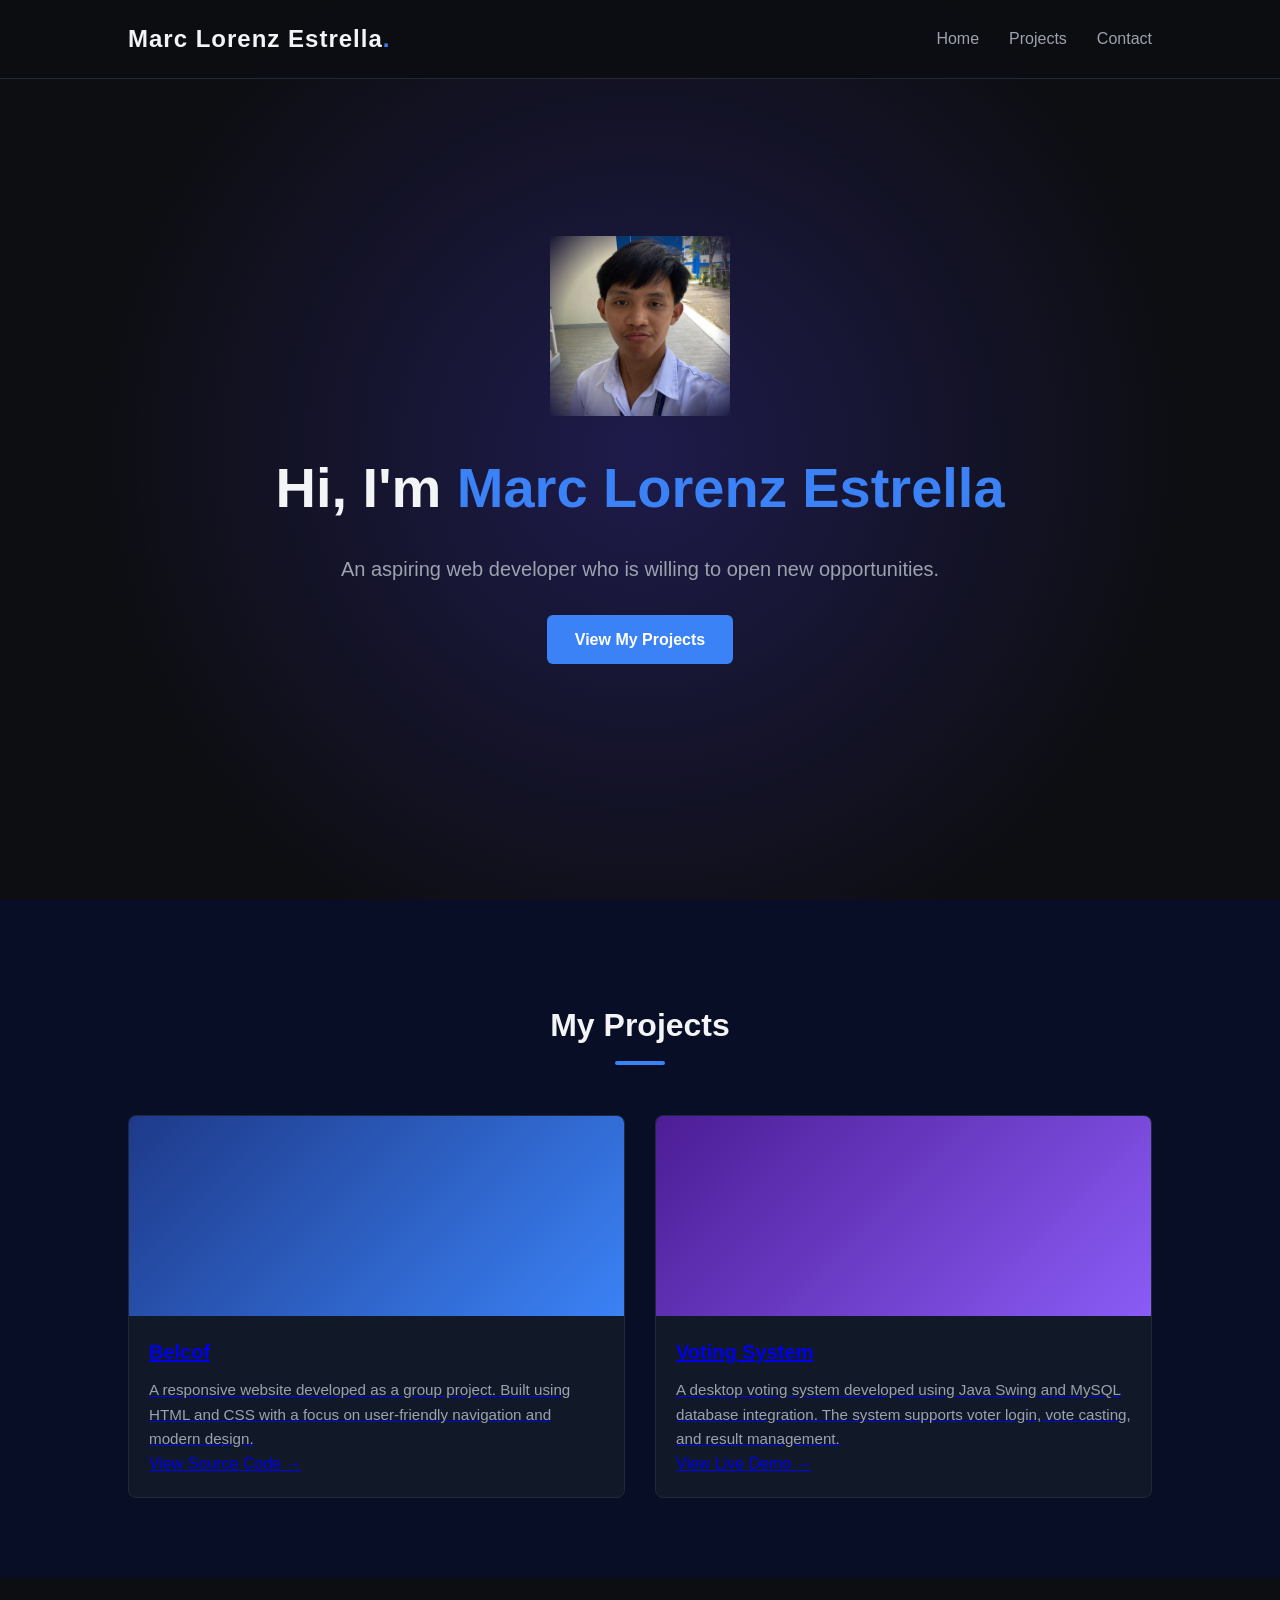
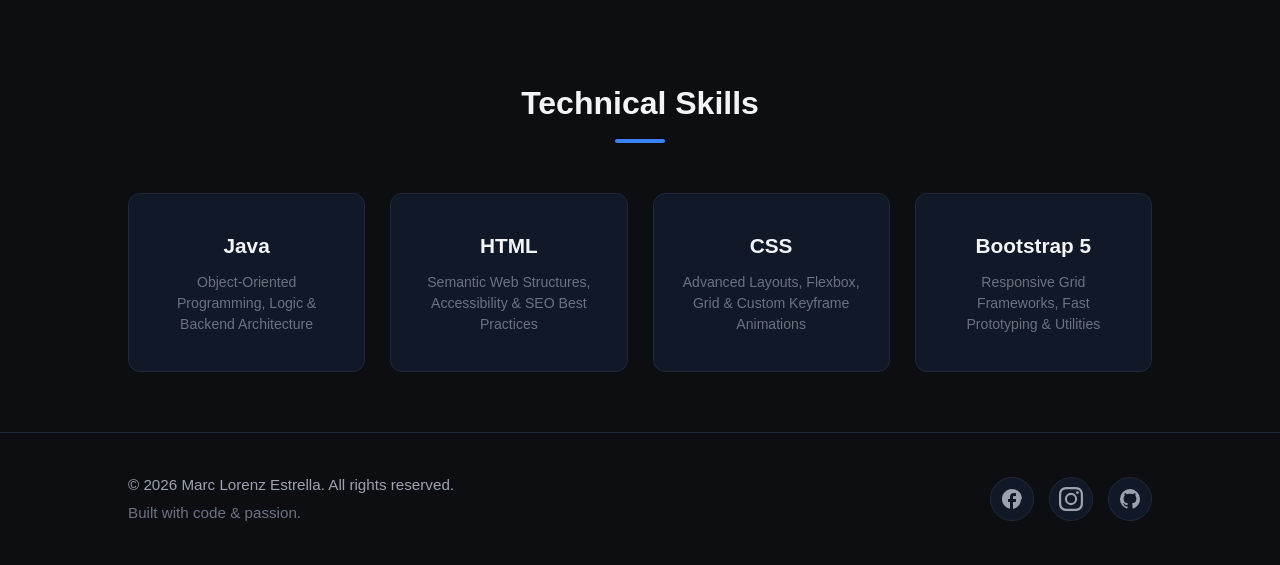
<file: index.html>
<!DOCTYPE html>
<html lang="en">
<head>
    <meta charset="UTF-8">
    <meta name="viewport" content="width=device-width, initial-scale=1.0">
    <title>My Portfolio</title>
    <link rel="stylesheet" href="styles.css" href="https://cdnjs.cloudflare.com/ajax/libs/font-awesome/6.4.2/css/all.min.css">
</head>
<body>

    <header class="navbar">
        <div class="logo">Marc Lorenz Estrella<span>.</span></div>
        <nav>
            <ul class="nav-links">
                <li><a href="#home">Home</a></li>
                <li><a href="#projects">Projects</a></li>
                <li><a href="#contact">Contact</a></li>
            </ul>
        </nav>
    </header>

    <section id="home" class="hero">
        <div class="hero-content">
            <img src="Portfolio/Marc.jpg" alt="marc">
            <h1>Hi, I'm <span class="highlight">Marc Lorenz Estrella</span></h1>
            <p>An aspiring web developer who is willing to open new opportunities.</p>
            <a href="#projects" class="btn">View My Projects</a>
        </div>
    </section>

    <section id="projects" class="projects-section">
        <div class="section-title">
            <h2>My Projects</h2>
            <hr>
        </div>
        
       <div class="projects-grid">
    
    <a href="Portfolio/cafe.html" target="_blank" class="project-card">
        <div class="project-image image-placeholder-1"></div>
        <div class="project-info">
            <h3>Belcof</h3>
            <p>A responsive website developed as a group project. Built using HTML and CSS with a focus on user-friendly navigation and modern design.</p>
            <span class="project-link-text">View Source Code &rarr;</span>
        </div>
    </a>

    <a href="https://github.com/estrellamarclorenz/estrellamarclorenz.github.i" target="_blank" class="project-card">
        <div class="project-image image-placeholder-2"></div>
        <div class="project-info">
            <h3>Voting System</h3>
            <p>A desktop voting system developed using Java Swing and MySQL database integration. The system supports voter login, vote casting, and result management.</p>
            <span class="project-link-text">View Live Demo &rarr;</span>
        </div>
    </a>

    
</div>
            </div>
            
        </div>
    </section>
<section id="skills" class="skills-section">
    <div class="section-title">
        <h2>Technical Skills</h2>
        <hr>
    </div>

    <div class="skills-container">
        <div class="skill-card java">
            <i class="fa-brands fa-java skill-icon"></i>
            <h3>Java</h3>
            <p>Object-Oriented Programming, Logic & Backend Architecture</p>
        </div>

        <div class="skill-card html">
            <i class="fa-brands fa-html5 skill-icon"></i>
            <h3>HTML</h3>
            <p>Semantic Web Structures, Accessibility & SEO Best Practices</p>
        </div>

        <div class="skill-card css">
            <i class="fa-brands fa-css3-alt skill-icon"></i>
            <h3>CSS</h3>
            <p>Advanced Layouts, Flexbox, Grid & Custom Keyframe Animations</p>
        </div>

        <div class="skill-card bootstrap">
            <i class="fa-brands fa-bootstrap skill-icon"></i>
            <h3>Bootstrap 5</h3>
            <p>Responsive Grid Frameworks, Fast Prototyping & Utilities</p>
        </div>
    </div>
</section>
    
    
    

   
<footer class="footer">
    <div class="footer-container">
        
        <div class="footer-info">
            <p>&copy; 2026 Marc Lorenz Estrella. All rights reserved.</p>
            <p class="footer-subtext">Built with code & passion.</p>
        </div>

       <div class="footer-socials">
            <a href="https://www.facebook.com/marc.lorenz.7549" target="_blank" aria-label="Facebook" class="social-icon facebook">
                <svg viewBox="0 0 24 24" width="24" height="24" fill="currentColor"><path d="M22 12c0-5.52-4.48-10-10-10S2 6.48 2 12c0 4.84 3.44 8.87 8 9.8V15H8v-3h2V9.5C10 7.57 11.57 6 13.5 6H16v3h-2c-.55 0-1 .45-1 1v2h3v3h-3v6.95c4.56-.93 8-4.96 8-9.75z"/></svg>
            </a>
            <a href="https://www.instagram.com/mrc_lrnzz/" target="_blank" aria-label="Instagram" class="social-icon instagram">
                <svg viewBox="0 0 24 24" width="24" height="24" fill="currentColor"><path d="M12 2.163c3.204 0 3.584.012 4.85.07 3.252.148 4.771 1.691 4.919 4.919.058 1.265.069 1.645.069 4.849 0 3.205-.012 3.584-.069 4.849-.149 3.225-1.664 4.771-4.919 4.919-1.266.058-1.644.07-4.85.07-3.204 0-3.584-.012-4.849-.07-3.26-.149-4.771-1.699-4.919-4.92-.058-1.265-.07-1.644-.07-4.849 0-3.204.013-3.583.07-4.849.149-3.227 1.664-4.771 4.919-4.919 1.266-.057 1.645-.069 4.849-.069zM12 0C8.741 0 8.333.014 7.053.072 2.695.272.273 2.69.073 7.051.014 8.333 0 8.741 0 12c0 3.259.014 3.668.072 4.948.2 4.358 2.618 6.78 6.98 6.98 1.281.058 1.689.072 4.948.072 3.259 0 3.668-.014 4.948-.072 4.354-.2 6.782-2.618 6.979-6.98.059-1.28.073-1.689.073-4.948 0-3.259-.014-3.667-.072-4.947-.196-4.354-2.617-6.78-6.979-6.98C15.668.014 15.259 0 12 0zm0 5.838a6.162 6.162 0 1 0 0 12.324 6.162 6.162 0 0 0 0-12.324zM12 16a4 4 0 1 1 0-8 4 4 0 0 1 0 8zm6.406-11.845a1.44 1.44 0 1 0 0 2.881 1.44 1.44 0 0 0 0-2.881z"/></svg>
            </a>
            <a href="https://github.com/estrellamarclorenz" target="_blank" aria-label="GitHub" class="social-icon github">
                <svg viewBox="0 0 24 24" width="24" height="24" fill="currentColor"><path d="M12 2A10 10 0 0 0 2 12c0 4.42 2.87 8.17 6.84 9.5.5.08.66-.23.66-.5v-1.69c-2.77.6-3.36-1.34-3.36-1.34-.46-1.16-1.11-1.47-1.11-1.47-.9-.62.07-.6.07-.6 1 .07 1.53 1.03 1.53 1.03.9 1.52 2.34 1.07 2.91.83.1-.65.35-1.09.63-1.34-2.22-.25-4.55-1.11-4.55-4.94 0-1.1.39-1.99 1.03-2.69-.1-.25-.45-1.27.1-2.64 0 0 .84-.27 2.75 1.02.79-.22 1.65-.33 2.5-.33.85 0 1.71.11 2.5.33 1.91-1.29 2.75-1.02 2.75-1.02.55 1.37.2 2.39.1 2.64.64.7 1.03 1.6 1.03 2.69 0 3.84-2.34 4.68-4.57 4.93.36.31.68.92.68 1.85V21c0 .27.16.59.67.5C19.14 20.16 22 16.42 22 12A10 10 0 0 0 12 2z"/></svg>
            </a>
        </div>
    </div>
</footer>

</body>
</html>
</file>
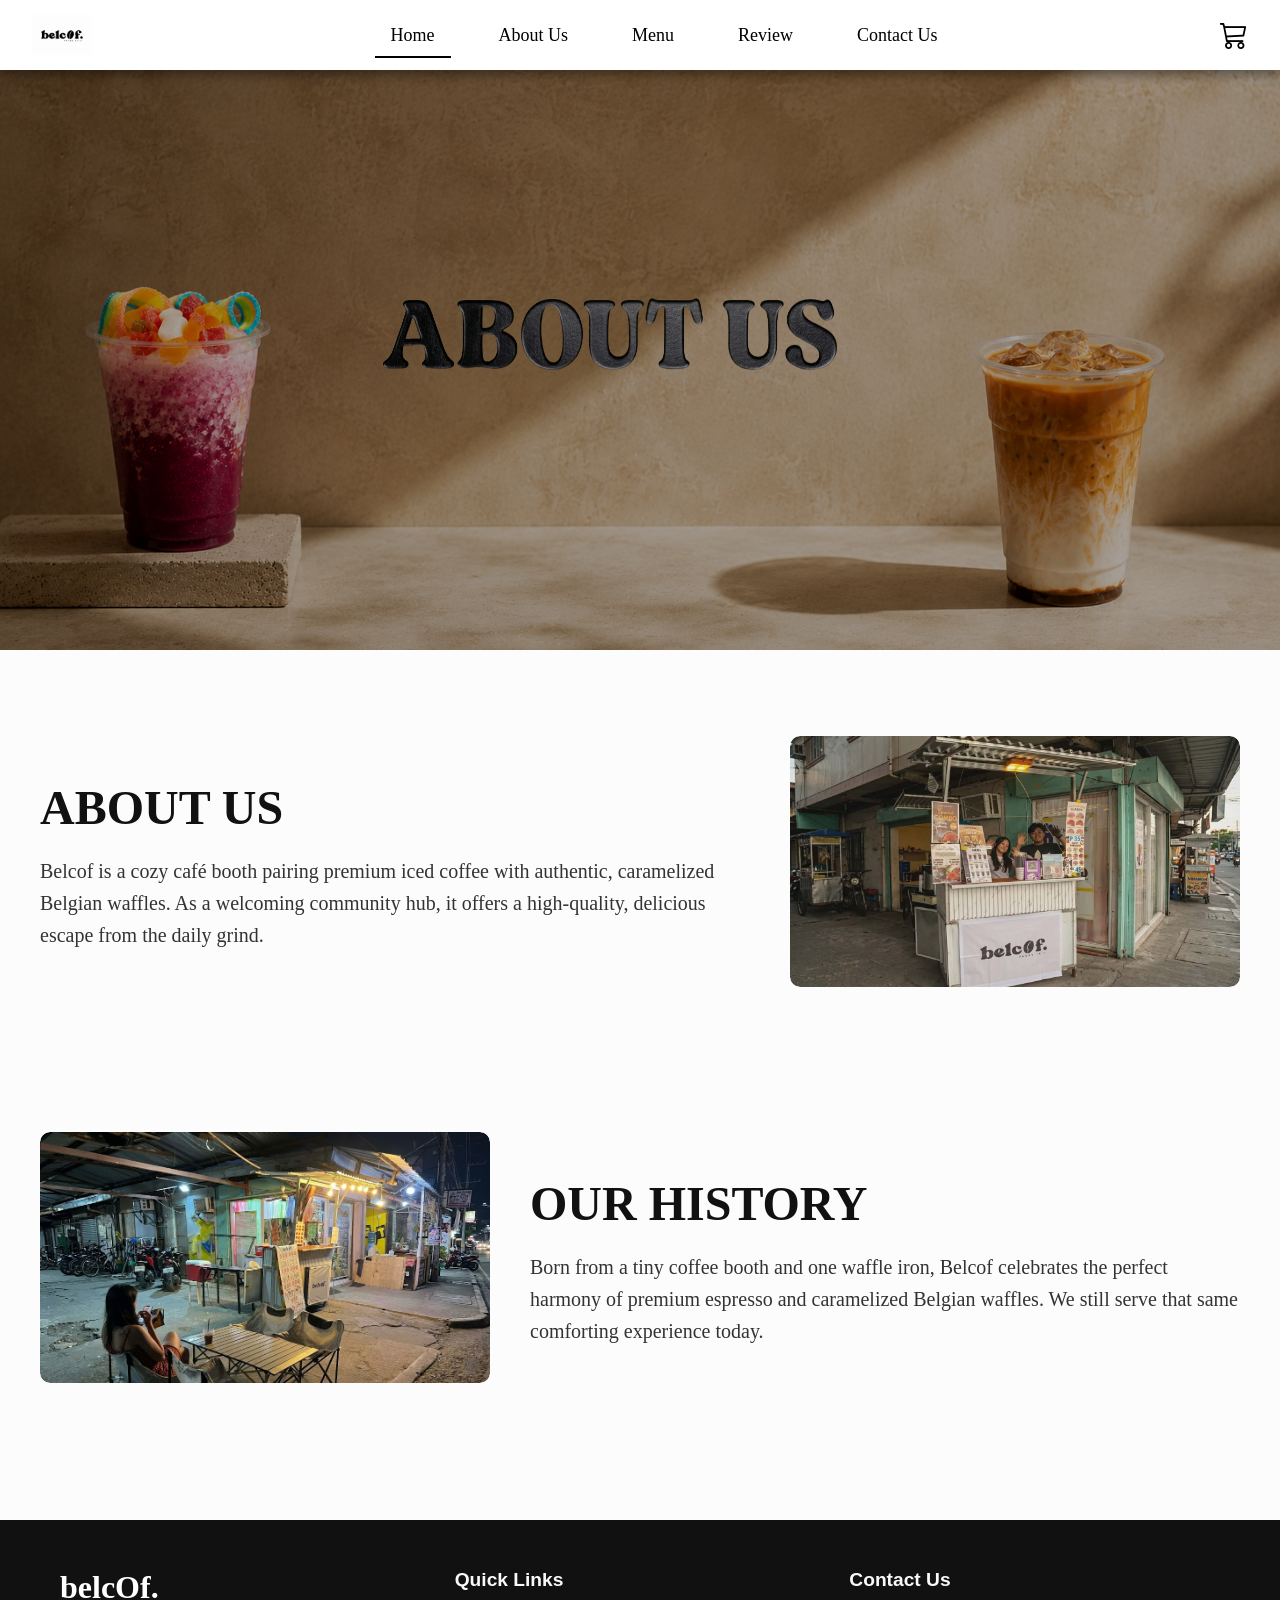
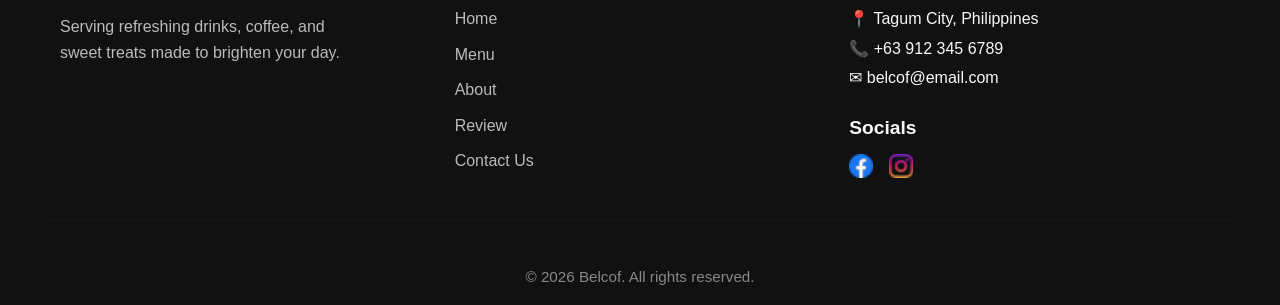
<file: Portfolio/about.html>
<html lang="en">

<head>
  <meta charset="UTF-8">
  <meta name="viewport" content="width=device-width, initial-scale=1.0">
  <link href="https://cdn.jsdelivr.net/npm/bootstrap@5.3.8/dist/css/bootstrap.min.css" rel="stylesheet">
  <script src="https://cdn.jsdelivr.net/npm/bootstrap@5.3.8/dist/js/bootstrap.bundle.min.js"></script>
  <link rel="stylesheet" href="https://cdn.jsdelivr.net/npm/bootstrap-icons@1.11.3/font/bootstrap-icons.min.css">
  <link rel="stylesheet" href="cafe.css">
  <title>Belcof-About Us</title>
  <link rel="icon" href="belcof.jpg">
</head>

<body>


  <nav class="navbar navbar-expand-lg  fixed-top">
    <div class="container-fluid">

      <a class="navbar-brand" href="cafe.html">
        <img src="belcofw.png" alt="Logo" style="width:60px; height:40px; object-fit:cover;">
      </a>


      <button class="navbar-toggler" type="button" data-bs-toggle="collapse" data-bs-target="#navbarNav"
        aria-controls="navbarNav" aria-expanded="false" aria-label="Toggle navigation">
        <span class="navbar-toggler-icon"></span>
      </button>

      <div class="collapse navbar-collapse" id="navbarNav">
        <ul class="navbar-nav mx-auto">
          <li class="nav-item px-lg-3">
            <a class="nav-link active" href="cafe.html">Home</a>
          </li>
          <li class="nav-item px-lg-3">
            <a class="nav-link" href="about.html">About Us</a>
          </li>
          <li class="nav-item px-lg-3">
            <a class="nav-link text-dark" href="menu.html">Menu</a>
          </li>
          <li class="nav-item px-lg-3">
            <a class="nav-link text-dark" href="rating.html">Review</a>
          </li>
          <li class="nav-item px-lg-3">
            <a class="nav-link text-dark" href="contact.html">Contact Us</a>
          </li>
        </ul>

        <div class="navbar-icons">
          <i class="bi bi-cart3"></i>
        </div>


      </div>
    </div>
  </nav>

  <!-- hero -->
  <section class="hero2">
    <div class="container">
      <div class="row justify-content-center">
        <div class="col-lg-6 col-md-8 text-center">

          <div class="hero-content">
            <h1 class="hero-title">
              <img src="ABOUTUS-removebg-preview.png" alt="">
            </h1>
          </div>

        </div>
      </div>
    </div>
  </section>

  <br>

  <!-- About us -->
  <section class="section-wrapper">
    <div class="content-box">
      <div class="text-section">
        <h1 class="about1">ABOUT US</h1>
        <p class="about1"> Belcof is a cozy café booth pairing premium iced coffee with authentic, caramelized Belgian
          waffles. As a welcoming community hub, it offers a high-quality, delicious escape from the daily grind.</p>
      </div>
      <div class="image-section">
        <img src="belcofaboutus.jpg" alt="Coffee">
      </div>
    </div>
  </section>

  <br>
  <!-- about us below -->

  <section class="section-wrapper">
    <div class="content-box reverse">
      <div class="text-section text-right">
        <h1 class="about1">OUR HISTORY</h1>
        <p class="about1"> Born from a tiny coffee booth and one waffle iron, Belcof celebrates the perfect harmony of
          premium espresso and caramelized Belgian waffles. We still serve that same comforting experience today.</p>
      </div>
      <div class="image-section">
        <img src="belcofaboutus2.jpg" alt="Coffee">
      </div>
    </div>
  </section>

  <br>
  <br>
  <br>

  <footer class="footer-section text-light pt-5 pb-3 mt-auto">
    <div class="container">
      <div class="row gy-4">
        <div class="col-lg-4">
          <h3 class="footer-logo">belcOf.</h3>
          <p class="footer-text">
            Serving refreshing drinks, coffee, and sweet treats made
            to brighten your day.
          </p>
        </div>
        <div class="col-lg-4">
          <h5 class="footer-title">Quick Links</h5>

          <ul class="footer-links list-unstyled">
            <li><a href="cafe.html">Home</a></li>
            <li><a href="menu.html">Menu</a></li>
            <li><a href="about.html">About</a></li>
            <li><a href="rating.html">Review</a></li>
            <li><a href="contact.html">Contact Us</a></li>
          </ul>
        </div>

        <div class="col-lg-4">
          <h5 class="footer-title">Contact Us</h5>

          <p class="mb-1">📍 Tagum City, Philippines</p>
          <p class="mb-1">📞 +63 912 345 6789</p>
          <p class="mb-0">✉ belcof@email.com</p>


          <br>

          <div class="footer-socials">
            <h5 class="footer-title">Socials</h5>

            <div class="social-icons d-flex align-items-center gap-3">

              <a href="" target="_blank">
                <img src="facebook (2).png" alt="Facebook">
              </a>

              <a href="" target="_blank">
                <img src="instagram.png" alt="Instagram">
              </a>

            </div>

          </div>

        </div>

        <hr class="footer-line">

        <div class="text-center">
          <p class="mb-0 copyright">
            &copy; 2026 Belcof. All rights reserved.
          </p>
        </div>
      </div>
  </footer>

</body>

</html>
</file>
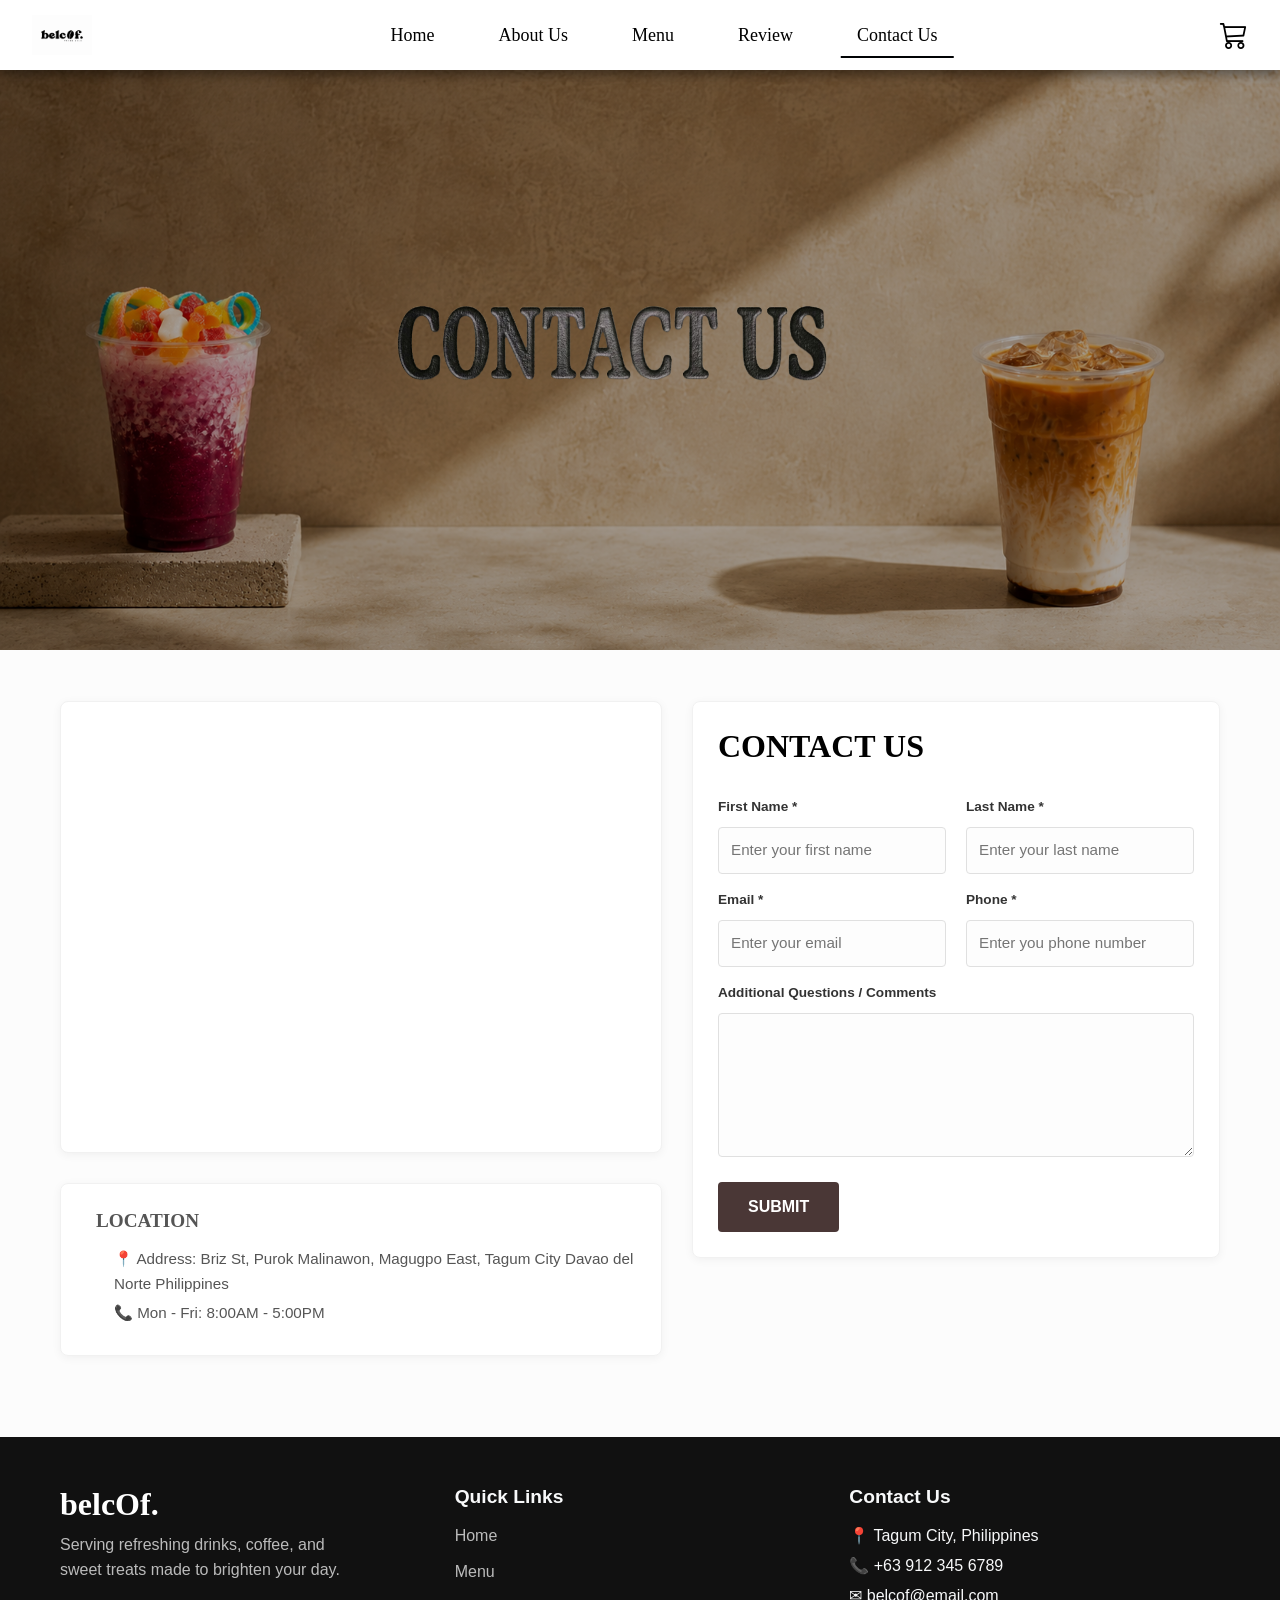
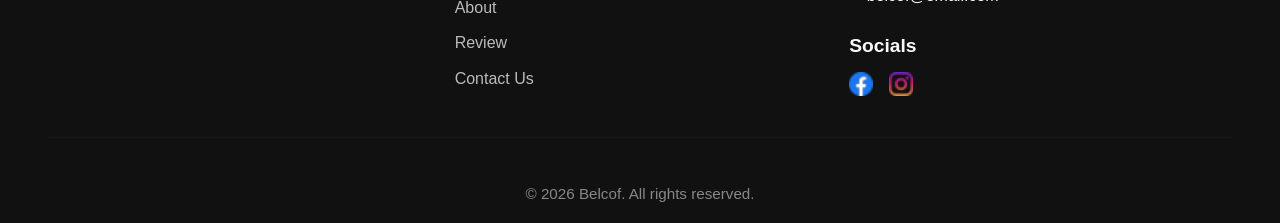
<file: Portfolio/contact.html>
<html lang="en">

<head>
  <meta charset="UTF-8">
  <meta name="viewport" content="width=device-width, initial-scale=1.0">
  <link href="https://cdn.jsdelivr.net/npm/bootstrap@5.3.8/dist/css/bootstrap.min.css" rel="stylesheet">
  <script src="https://cdn.jsdelivr.net/npm/bootstrap@5.3.8/dist/js/bootstrap.bundle.min.js"></script>
  <link rel="stylesheet" href="https://cdn.jsdelivr.net/npm/bootstrap-icons@1.11.3/font/bootstrap-icons.min.css">
  <link rel="stylesheet" href="cafe.css">

  <title>Belcof-Contact Us</title>
  <link rel="icon" href="belcof.jpg">
</head>

<body>

  <nav class="navbar navbar-expand-lg fixed-top">
    <div class="container-fluid">

      <a class="navbar-brand" href="cafe.html">
        <img src="belcofw.png" alt="Logo" style="width:60px; height:40px; object-fit:cover;">
      </a>


      <button class="navbar-toggler" type="button" data-bs-toggle="collapse" data-bs-target="#navbarNav"
        aria-controls="navbarNav" aria-expanded="false" aria-label="Toggle navigation">
        <span class="navbar-toggler-icon"></span>
      </button>


      <div class="collapse navbar-collapse" id="navbarNav">
        <ul class="navbar-nav mx-auto">
          <li class="nav-item px-lg-3">
            <a class="nav-link  text-dark" href="cafe.html">Home</a>
          </li>
          <li class="nav-item px-lg-3">
            <a class="nav-link text-dark" href="about.html">About Us</a>
          </li>
          <li class="nav-item px-lg-3">
            <a class="nav-link text-dark" href="menu.html">Menu</a>
          </li>
          <li class="nav-item px-lg-3">
            <a class="nav-link text-dark" href="rating.html">Review</a>
          </li>
          <li class="nav-item px-lg-3">
            <a class="nav-link active text-dark" href="contact.html">Contact Us</a>
          </li>
        </ul>

        <div class="navbar-icons">
          <i class="bi bi-cart3"></i>
        </div>

      </div>
    </div>
  </nav>

  <!-- HERO -->
  <section class="hero2">
    <div class="container">
      <div class="row justify-content-center">
        <div class="col-lg-6 col-md-8 text-center">

          <div class="hero-content">
            <h1 class="hero-title">
              <img src="CONTACT-removebg-preview.png" alt="">
            </h1>
          </div>

        </div>
      </div>
    </div>
  </section>


  <br>
  <br>


  <main class="contact-page-wrapper">
    <div class="container">
      <div class="contact-grid">

        <aside class="location-column">
          <div class="map-card shadow-card">
            <iframe
              src="https://www.google.com/maps/embed?pb=!1m18!1m12!1m3!1d3956.103897402112!2d125.8144798!3d7.4537569999999995!2m3!1f0!2f0!3f0!3m2!1i1024!2i768!4f13.1!3m3!1m2!1s0x32f953683c37fba3%3A0xe6a237a0cd686456!2sService%20Road%2C%20Tagum%2C%20Davao%20del%20Norte!5e0!3m2!1sen!2sph!4v1779284591460!5m2!1sen!2sph"
              width="600" height="450" style="border:0;" allowfullscreen="" loading="lazy"
              referrerpolicy="no-referrer-when-downgrade"></iframe>
          </div>

          <div class="details-card shadow-card">
            <div class="info-header">
              <span class="icon-pin"></span>
              <h3>Location</h3>
            </div>
            <p class="address">📍 Address: Briz St, Purok Malinawon, Magugpo East, Tagum City Davao del Norte Philippines</p>
            <p class="hours">📞 Mon - Fri: 8:00AM - 5:00PM</p>
          </div>
        </aside>

        <section class="form-column shadow-card">
          <h2>CONTACT US</h2>

          <div class="form-row">
            <div class="form-group">
              <label for="first-name">First Name *</label>
              <input type="text" id="first-name" placeholder="Enter your first name" required>
            </div>
            <div class="form-group">
              <label for="last-name">Last Name *</label>
              <input type="text" id="last-name" placeholder="Enter your last name" required>
            </div>
          </div>

          <div class="form-row">
            <div class="form-group">
              <label for="email">Email *</label>
              <input type="email" id="email" placeholder="Enter your email" required>
            </div>
            <div class="form-group">
              <label for="phone">Phone *</label>
              <input type="tel" id="phone" placeholder="Enter you phone number" required>
            </div>
          </div>

          <div class="form-group">
            <label for="comments">Additional Questions / Comments</label>
            <textarea id="comments" rows="5"></textarea>
          </div>

          <button type="submit" class="submit-btn">SUBMIT</button>
          </form>
        </section>
      </div>
    </div>
  </main>


  <br>
  <br>

  <footer class="footer-section text-light pt-5 pb-3 mt-auto">
    <div class="container">
      <div class="row gy-4">
        <div class="col-lg-4">
          <h3 class="footer-logo">belcOf.</h3>
          <p class="footer-text">
            Serving refreshing drinks, coffee, and sweet treats made
            to brighten your day.
          </p>
        </div>
        <div class="col-lg-4">
          <h5 class="footer-title">Quick Links</h5>

          <ul class="footer-links list-unstyled">
            <li><a href="cafe.html">Home</a></li>
            <li><a href="menu.html">Menu</a></li>
            <li><a href="about.html">About</a></li>
            <li><a href="rating.html">Review</a></li>
            <li><a href="contact.html">Contact Us</a></li>
          </ul>
        </div>

        <div class="col-lg-4">
          <h5 class="footer-title">Contact Us</h5>

          <p class="mb-1">📍 Tagum City, Philippines</p>
          <p class="mb-1">📞 +63 912 345 6789</p>
          <p class="mb-0">✉ belcof@email.com</p>

          <br>

          <div class="footer-socials">
            <h5 class="footer-title">Socials</h5>

            <div class="social-icons d-flex align-items-center gap-3">

              <a href="" target="_blank">
                <img src="facebook (2).png" alt="Facebook">
              </a>

              <a href="" target="_blank">
                <img src="instagram.png" alt="Instagram">
              </a>

            </div>

          </div>

        </div>

        <hr class="footer-line">

        <div class="text-center">
          <p class="mb-0 copyright">
            &copy; 2026 Belcof. All rights reserved.
          </p>
        </div>
      </div>
  </footer>

</body>

</html>
</file>
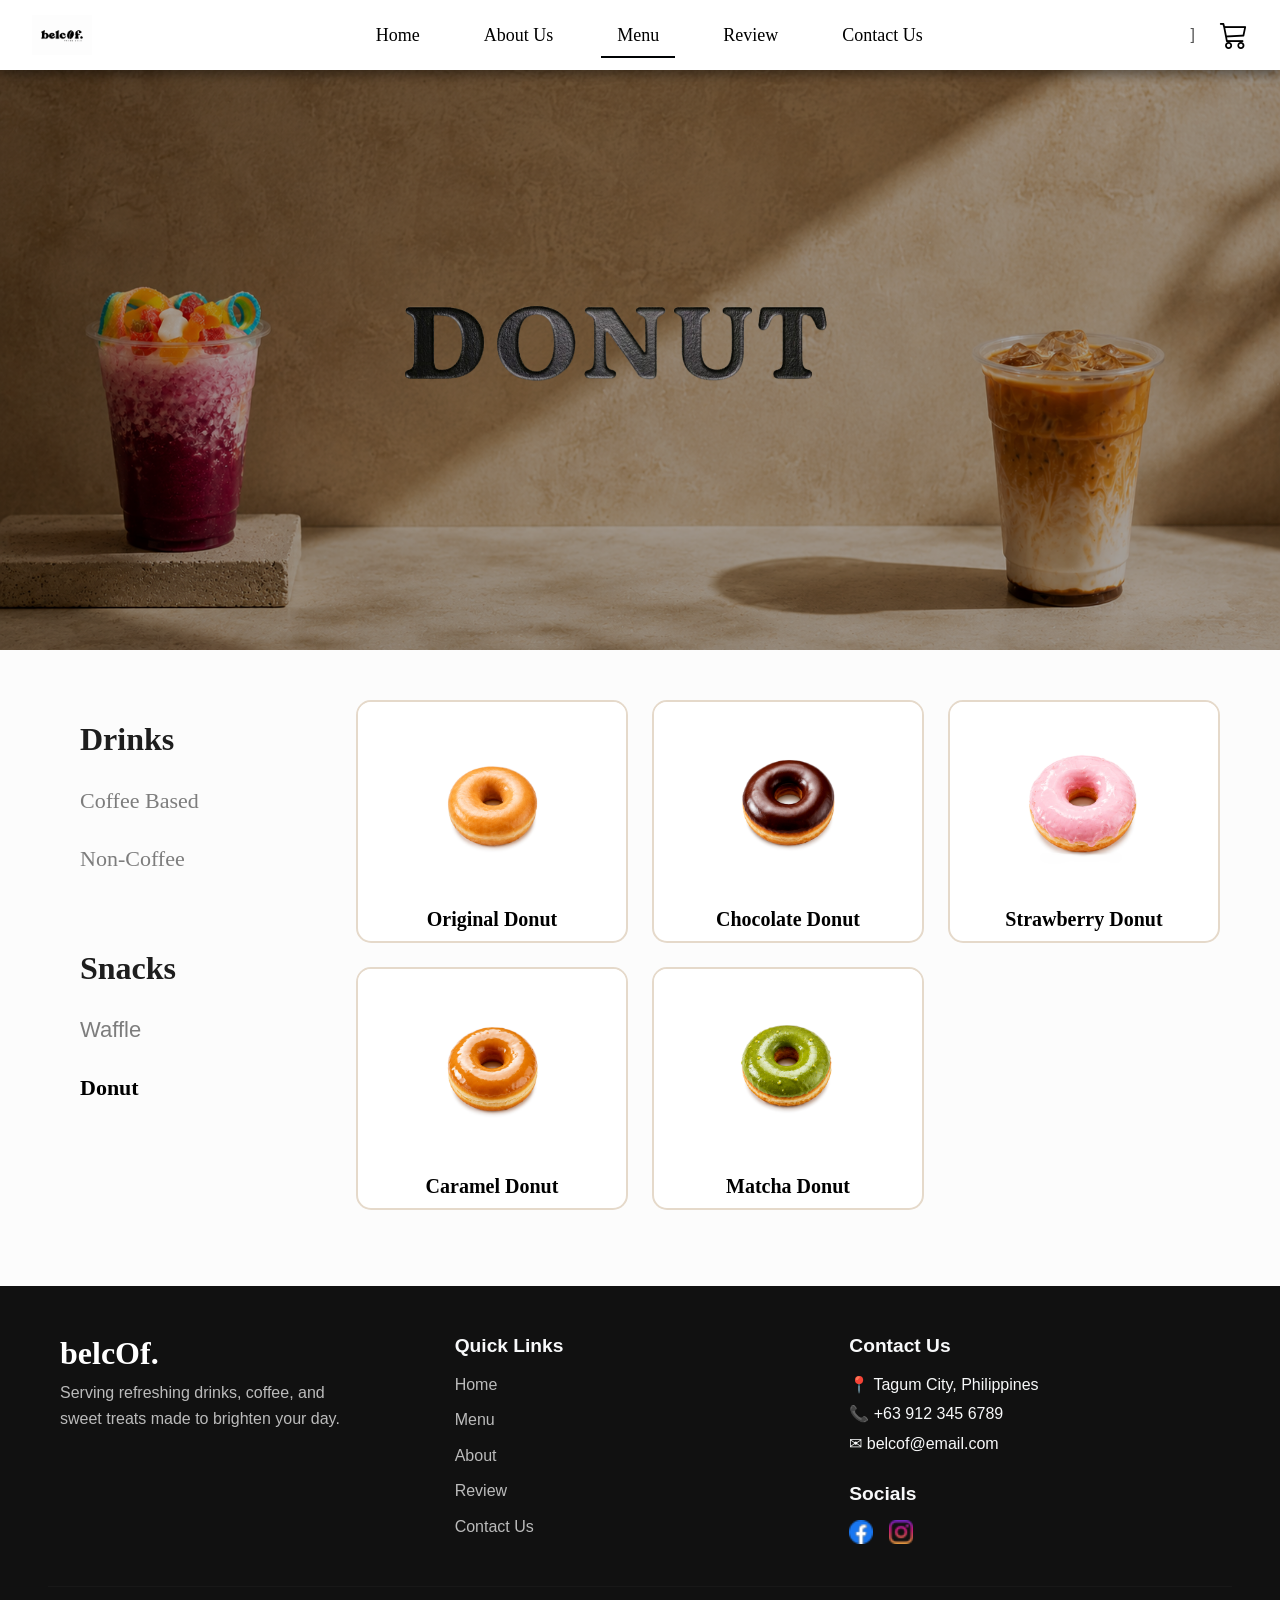
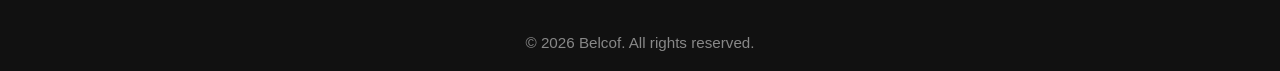
<file: Portfolio/donut.html>
<html lang="en">

<head>
  <meta charset="UTF-8">
  <meta name="viewport" content="width=device-width, initial-scale=1.0">
  <link href="https://cdn.jsdelivr.net/npm/bootstrap@5.3.8/dist/css/bootstrap.min.css" rel="stylesheet">
  <script src="https://cdn.jsdelivr.net/npm/bootstrap@5.3.8/dist/js/bootstrap.bundle.min.js"></script>
  <link rel="stylesheet" href="https://cdn.jsdelivr.net/npm/bootstrap-icons@1.11.3/font/bootstrap-icons.min.css">

  <link rel="stylesheet" href="cafe.css">

  <title>Belcof-Menu</title>
  <link rel="icon" href="belcof.jpg">
</head>

<body>

  <nav class="navbar navbar-expand-lg  fixed-top">
    <div class="container-fluid">

      <a class="navbar-brand" href="cafe.html">
        <img src="belcofw.png" alt="Logo" style="width:60px; height:40px; object-fit:cover;">
      </a>


      <button class="navbar-toggler" type="button" data-bs-toggle="collapse" data-bs-target="#navbarNav"
        aria-controls="navbarNav" aria-expanded="false" aria-label="Toggle navigation">
        <span class="navbar-toggler-icon"></span>
      </button>

      <div class="collapse navbar-collapse" id="navbarNav">
        <ul class="navbar-nav mx-auto">
          <li class="nav-item px-lg-3">
            <a class="nav-link text-dark" href="cafe.html">Home</a>
          </li>
          <li class="nav-item px-lg-3">
            <a class="nav-link text-dark" href="about.html">About Us</a>
          </li>
          <li class="nav-item px-lg-3">
            <a class="nav-link active text-dark" href="menu.html">Menu</a>
          </li>
          <li class="nav-item px-lg-3">
            <a class="nav-link text-dark" href="rating.html">Review</a>
          </li>
          <li class="nav-item px-lg-3">
            <a class="nav-link text-dark" href="contact.html">Contact Us</a>
          </li>
        </ul>

        <div class="navbar-icons">
]          <i class="bi bi-cart3"></i>
        </div>

      </div>
    </div>
  </nav>


  <!-- hero -->
  <section class="hero2">
    <div class="container">
      <div class="row justify-content-center">
        <div class="col-lg-6 col-md-8 text-center">

          <div class="hero-content">
            <h1 class="hero-title">
              <img src="donut-removebg-preview.png" alt="">
            </h1>
          </div>

        </div>
      </div>
    </div>
  </section>



  <section class="menu-section">

    <div class="container">

      <div class="row">

        <!-- SIDEBAR -->
        <div class="col-lg-3">

          <div class="side-menu">

            <h3>Drinks</h3>

            <ul>
              <li><a href="icedcoffee.html" class="sidem">Coffee Based</a></li>
              <li><a href="noncoffee.html" class="sidem">Non-Coffee</a></li>
            </ul>

            <br>
            <br>

            <h3>Snacks</h3>

            <ul>
              <li><a href="waffle.html" class=>Waffle</a></li>
            <li><a href=" donut.html" class="active">Donut</a></li>
            </ul>

          </div>

        </div>

        <div class="col-lg-9">

          <div class="row g-4">

            <!-- CARD 1 -->
            <div class="col-lg-4 col-md-6">

              <div class="coffee-card">

                <img src="donut_product_2.png" alt="donut">

                <div class="product-preview">

                  <h5>Original Donut</h5>

                  <p class="preview-price">₱20.00</p>


                  <button class="preview-btn">
                    Order Now
                  </button>

                </div>

                <div class="card-body text-center">

                  <h5>Original Donut</h5>

                </div>

              </div>

            </div>

            <!-- Card 2 -->

            <div class="col-lg-4 col-md-6">

              <div class="coffee-card">

                <img src="donut_product_5.png" alt="donut">

                <div class="product-preview">

                  <h5>Chocolate Donut</h5>

                  <p class="preview-price">₱20.00</p>


                  <button class="preview-btn">
                    Order Now
                  </button>

                </div>

                <div class="card-body text-center">

                  <h5>Chocolate Donut</h5>

                </div>

              </div>

            </div>

            <!-- Card 3 -->

            <div class="col-lg-4 col-md-6">

              <div class="coffee-card">

                <img src="donut_product_1.png" alt="donut">

                <div class="product-preview">

                  <h5>Strawberry Donut</h5>

                  <p class="preview-price">₱20.00</p>

                  <button class="preview-btn">
                    Order Now
                  </button>

                </div>

                <div class="card-body text-center">

                  <h5>Strawberry Donut</h5>

                </div>

              </div>

            </div>

            <!-- Card 4 -->

            <div class="col-lg-4 col-md-6">

              <div class="coffee-card">

                <img src="donut_product_3.png" alt="donut">

                <div class="product-preview">

                  <h5>Caramel Donut</h5>

                  <p class="preview-price">₱20.00</p>

                  <button class="preview-btn">
                    Order Now
                  </button>

                </div>

                <div class="card-body text-center">

                  <h5>Caramel Donut</h5>

                </div>

              </div>

            </div>

            <!-- Card 5 -->

            <div class="col-lg-4 col-md-6">

              <div class="coffee-card">

                <img src="donut_product_4.png" alt="donut">

                <div class="product-preview">

                  <h5>Matcha Donut</h5>

                  <p class="preview-price">₱20.00</p>

                  <button class="preview-btn">
                    Order Now
                  </button>

                </div>

                <div class="card-body text-center">

                  <h5>Matcha Donut</h5>

                </div>

              </div>

            </div>

          </div>

        </div>

      </div>

    </div>

  </section>

  <br>

  <footer class="footer-section text-light pt-5 pb-3 mt-auto">
    <div class="container">
      <div class="row gy-4">
        <div class="col-lg-4">
          <h3 class="footer-logo">belcOf.</h3>
          <p class="footer-text">
            Serving refreshing drinks, coffee, and sweet treats made
            to brighten your day.
          </p>
        </div>
        <div class="col-lg-4">
          <h5 class="footer-title">Quick Links</h5>

          <ul class="footer-links list-unstyled">
            <li><a href="cafe.html">Home</a></li>
            <li><a href="menu.html">Menu</a></li>
            <li><a href="about.html">About</a></li>
            <li><a href="rating.html">Review</a></li>
            <li><a href="contact.html">Contact Us</a></li>
          </ul>
        </div>

        <div class="col-lg-4">
          <h5 class="footer-title">Contact Us</h5>

          <p class="mb-1">📍 Tagum City, Philippines</p>
          <p class="mb-1">📞 +63 912 345 6789</p>
          <p class="mb-0">✉ belcof@email.com</p>


          <br>

          <div class="footer-socials">
            <h5 class="footer-title">Socials</h5>

            <div class="social-icons d-flex align-items-center gap-3">

              <a href="" target="_blank">
                <img src="facebook (2).png" alt="Facebook">
              </a>

              <a href="" target="_blank">
                <img src="instagram.png" alt="Instagram">
              </a>

            </div>

          </div>

        </div>

        <hr class="footer-line">

        <div class="text-center">
          <p class="mb-0 copyright">
            &copy; 2026 Belcof. All rights reserved.
          </p>
        </div>
      </div>
  </footer>

</body>

</html>
</file>
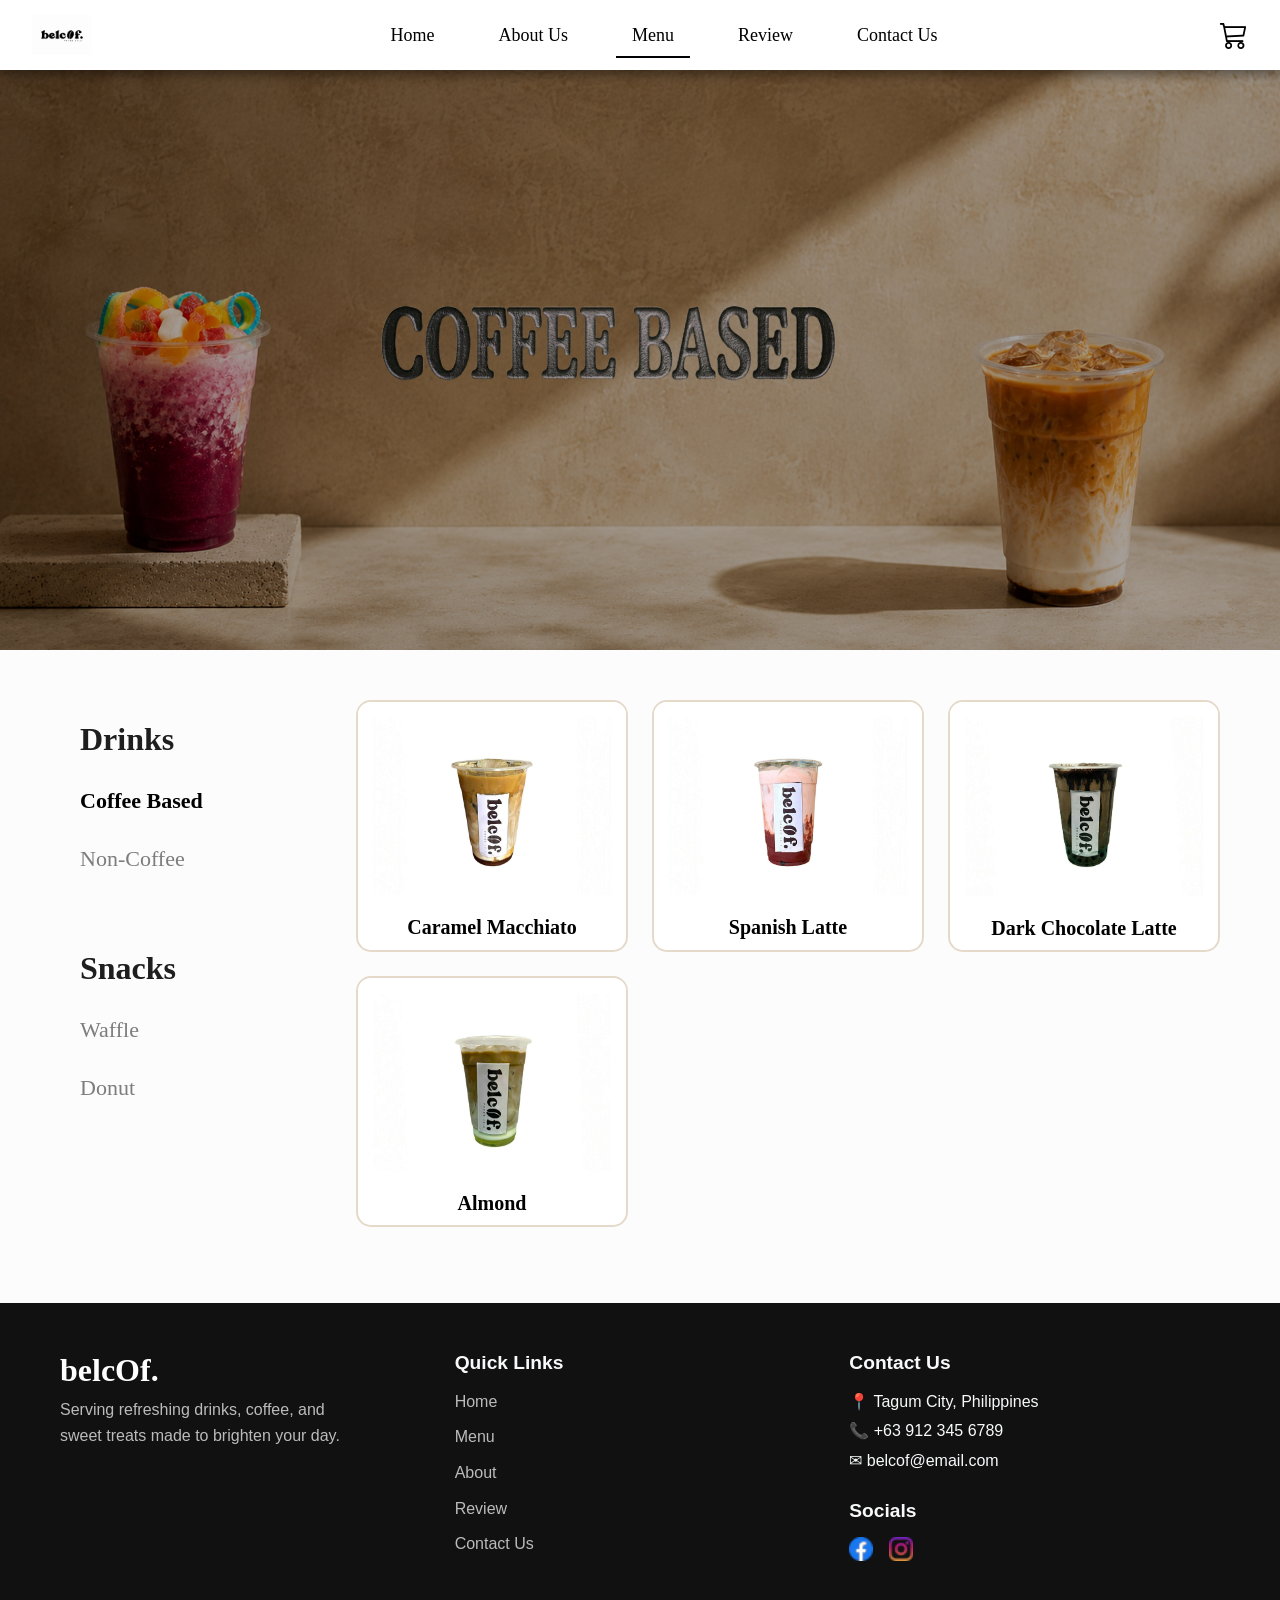
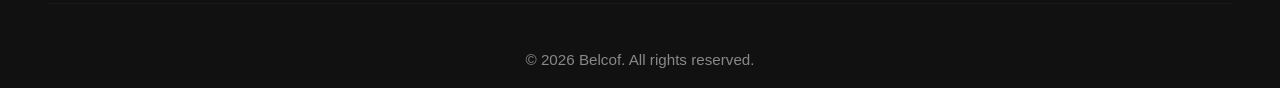
<file: Portfolio/icedcoffee.html>
<html lang="en">

<head>
  <meta charset="UTF-8">
  <meta name="viewport" content="width=device-width, initial-scale=1.0">
  <link href="https://cdn.jsdelivr.net/npm/bootstrap@5.3.8/dist/css/bootstrap.min.css" rel="stylesheet">
  <script src="https://cdn.jsdelivr.net/npm/bootstrap@5.3.8/dist/js/bootstrap.bundle.min.js"></script>
  <link rel="stylesheet" href="https://cdn.jsdelivr.net/npm/bootstrap-icons@1.11.3/font/bootstrap-icons.min.css">
  <link rel="stylesheet" href="cafe.css">

  <title>Belcof-Menu</title>
  <link rel="icon" href="belcof.jpg">
</head>

<body>

  <nav class="navbar navbar-expand-lg  fixed-top">
    <div class="container-fluid">

      <a class="navbar-brand" href="cafe.html">
        <img src="belcofw.png" alt="Logo" style="width:60px; height:40px; object-fit:cover;">
      </a>


      <button class="navbar-toggler" type="button" data-bs-toggle="collapse" data-bs-target="#navbarNav"
        aria-controls="navbarNav" aria-expanded="false" aria-label="Toggle navigation">
        <span class="navbar-toggler-icon"></span>
      </button>

      <div class="collapse navbar-collapse" id="navbarNav">
        <ul class="navbar-nav mx-auto">
          <li class="nav-item px-lg-3">
            <a class="nav-link text-dark" href="cafe.html">Home</a>
          </li>
          <li class="nav-item px-lg-3">
            <a class="nav-link text-dark" href="about.html">About Us</a>
          </li>
          <li class="nav-item px-lg-3">
            <a class="nav-link active text-dark" href="menu.html">Menu</a>
          </li>
          <li class="nav-item px-lg-3">
            <a class="nav-link text-dark" href="rating.html">Review</a>
          </li>
          <li class="nav-item px-lg-3">
            <a class="nav-link text-dark" href="contact.html">Contact Us</a>
          </li>
        </ul>

        <div class="navbar-icons">
          <i class="bi bi-cart3"></i>
        </div>

      </div>
    </div>
  </nav>


  <!-- hero -->
  <section class="hero2">
    <div class="container">
      <div class="row justify-content-center">
        <div class="col-lg-6 col-md-8 text-center">

          <div class="hero-content">
            <h1 class="hero-title">
              <img src="COF-removebg-preview.png" alt="">
            </h1>
          </div>

        </div>
      </div>
    </div>
  </section>



  <section class="menu-section">

    <div class="container">

      <div class="row">

        <!--SIDEBAR -->
        <div class="col-lg-3">

          <div class="side-menu">

            <h3>Drinks</h3>

            <ul>
              <li><a href="icedcoffee.html" class="active">Coffee Based</a></li>
              <li><a href="noncoffee.html" class="sidem">Non-Coffee</a></li>
            </ul>

            <br>
            <br>

            <h3>Snacks</h3>

            <ul>
              <li><a href="waffle.html" class="sidem">Waffle</a></li>
              <li><a href="donut.html" class="sidem">Donut</a></li>
            </ul>

          </div>

        </div>


        <div class="col-lg-9">

          <div class="row g-4">

            <!-- CARD 1 -->
            <div class="col-lg-4 col-md-6">

              <div class="coffee-card">

                <img src="bel5.jpg" alt="coffee">

                <div class="product-preview">

                  <h5>Caramel Macchiato</h5>

                  <p class="preview-price">₱35.00</p>

                  <div class="sizes">
                    <span class="small">Small</span>
                    <span class="med">Medium</span>
                    <span class="med">Large</span>
                  </div>

                  <button class="preview-btn">
                    Order Now
                  </button>

                </div>

                <div class="card-body text-center">

                  <h5>Caramel Macchiato</h5>

                </div>

              </div>

            </div>

            <!-- Card 2 -->

            <div class="col-lg-4 col-md-6">

              <div class="coffee-card">

                <img src="bel4.jpg" alt="coffee">

                <div class="product-preview">

                  <h5>Spanish Latte</h5>

                  <p class="preview-price">₱35.00</p>

                  <div class="sizes">
                    <span class="small">Small</span>
                    <span class="med">Medium</span>
                    <span class="med">Large</span>
                  </div>

                  <button class="preview-btn">
                    Order Now
                  </button>

                </div>

                <div class="card-body text-center">

                  <h5>Spanish Latte</h5>

                </div>

              </div>

            </div>

            <!-- Card 3 -->

            <div class="col-lg-4 col-md-6">

              <div class="coffee-card">

                <img src="bel3.jpg" alt="coffee">

                <div class="product-preview">

                  <h5>Dark Chocolate Latte</h5>

                  <p class="preview-price">₱35.00</p>

                  <div class="sizes">
                    <span class="small">Small</span>
                    <span class="med">Medium</span>
                    <span class="med">Large</span>
                  </div>

                  <button class="preview-btn">
                    Order Now
                  </button>

                </div>

                <div class="card-body text-center">

                  <h5>Dark Chocolate Latte</h5>

                </div>

              </div>

            </div>

            <!-- Card 4 -->

            <div class="col-lg-4 col-md-6">

              <div class="coffee-card">

                <img src="bel2.jpg" alt="coffee">

                <div class="product-preview">

                  <h5>Almond</h5>

                  <p class="preview-price">₱35.00</p>

                  <div class="sizes">
                    <span class="small">Small</span>
                    <span class="med">Medium</span>
                    <span class="med">Large</span>
                  </div>

                  <button class="preview-btn">
                    Order Now
                  </button>

                </div>

                <div class="card-body text-center">

                  <h5>Almond</h5>

                </div>

              </div>

            </div>

          

          </div>

        </div>

      </div>

    </div>

  </section>

  <br>

  <footer class="footer-section text-light pt-5 pb-3 mt-auto">
    <div class="container">
      <div class="row gy-4">
        <div class="col-lg-4">
          <h3 class="footer-logo">belcOf.</h3>
          <p class="footer-text">
            Serving refreshing drinks, coffee, and sweet treats made
            to brighten your day.
          </p>
        </div>
        <div class="col-lg-4">
          <h5 class="footer-title">Quick Links</h5>

          <ul class="footer-links list-unstyled">
            <li><a href="cafe.html">Home</a></li>
            <li><a href="menu.html">Menu</a></li>
            <li><a href="about.html">About</a></li>
            <li><a href="rating.html">Review</a></li>
            <li><a href="contact.html">Contact Us</a></li>
          </ul>
        </div>

        <div class="col-lg-4">
          <h5 class="footer-title">Contact Us</h5>

          <p class="mb-1">📍 Tagum City, Philippines</p>
          <p class="mb-1">📞 +63 912 345 6789</p>
          <p class="mb-0">✉ belcof@email.com</p>

          <br>

          <div class="footer-socials">
            <h5 class="footer-title">Socials</h5>

            <div class="social-icons d-flex align-items-center gap-3">

              <a href="" target="_blank">
                <img src="facebook (2).png" alt="Facebook">
              </a>

              <a href="" target="_blank">
                <img src="instagram.png" alt="Instagram">
              </a>

            </div>

          </div>

        </div>

        <hr class="footer-line">

        <div class="text-center">
          <p class="mb-0 copyright">
            &copy; 2026 Belcof. All rights reserved.
          </p>
        </div>
      </div>
  </footer>

</body>

</html>
</file>
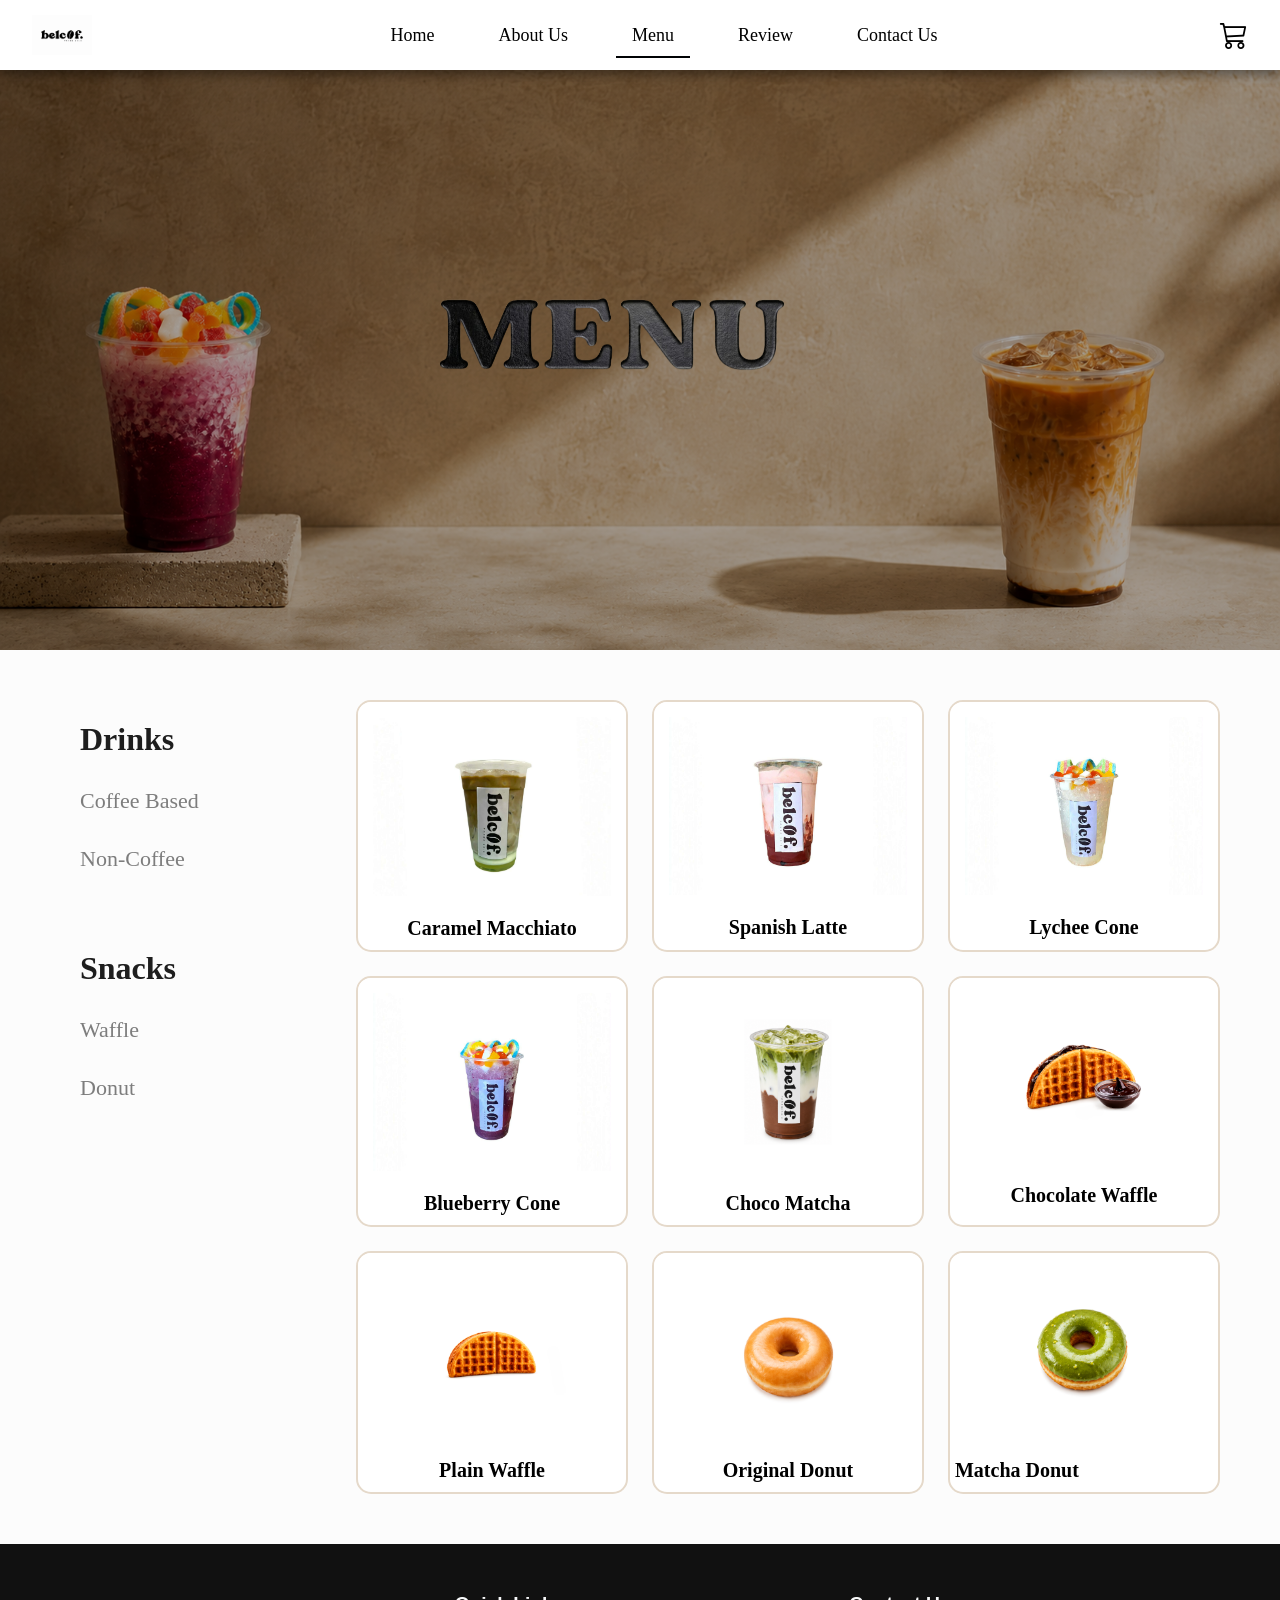
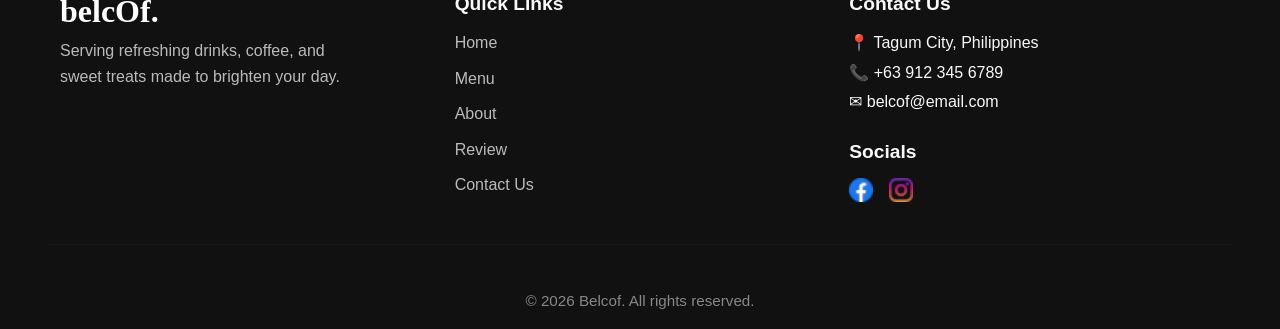
<file: Portfolio/menu.html>
<html lang="en">

<head>
  <meta charset="UTF-8">
  <meta name="viewport" content="width=device-width, initial-scale=1.0">
  <link href="https://cdn.jsdelivr.net/npm/bootstrap@5.3.8/dist/css/bootstrap.min.css" rel="stylesheet">
  <script src="https://cdn.jsdelivr.net/npm/bootstrap@5.3.8/dist/js/bootstrap.bundle.min.js"></script>
  <link rel="stylesheet" href="https://cdn.jsdelivr.net/npm/bootstrap-icons@1.11.3/font/bootstrap-icons.min.css">
  <link rel="stylesheet" href="cafe.css">

  <title>Belcof-Menu</title>
  <link rel="icon" href="belcof.jpg">
</head>

<body>

  <nav class="navbar navbar-expand-lg  fixed-top">
    <div class="container-fluid">

      <a class="navbar-brand" href="cafe.html">
        <img src="belcofw.png" alt="Logo" style="width:60px; height:40px; object-fit:cover;">
      </a>


      <button class="navbar-toggler" type="button" data-bs-toggle="collapse" data-bs-target="#navbarNav"
        aria-controls="navbarNav" aria-expanded="false" aria-label="Toggle navigation">
        <span class="navbar-toggler-icon"></span>
      </button>

      <div class="collapse navbar-collapse" id="navbarNav">
        <ul class="navbar-nav mx-auto">
          <li class="nav-item px-lg-3">
            <a class="nav-link  text-dark" href="cafe.html">Home</a>
          </li>
          <li class="nav-item px-lg-3">
            <a class="nav-link text-dark" href="about.html">About Us</a>
          </li>
          <li class="nav-item px-lg-3">
            <a class="nav-link active" href="menu.html">Menu</a>
          </li>
          <li class="nav-item px-lg-3">
            <a class="nav-link text-dark" href="rating.html">Review</a>
          </li>
          <li class="nav-item px-lg-3">
            <a class="nav-link text-dark" href="contact.html">Contact Us</a>
          </li>
        </ul>

        <div class="navbar-icons">
          <i class="bi bi-cart3"></i>
        </div>

      </div>
    </div>
  </nav>


  <!-- hero -->
  <section class="hero2">
    <div class="container">
      <div class="row justify-content-center">
        <div class="col-lg-6 col-md-8 text-center">

          <div class="hero-content">
            <h1 class="hero-title">
              <img src="MENU-removebg-preview.png" alt="">
            </h1>
          </div>

        </div>
      </div>
    </div>
  </section>




  <section class="menu-section">

    <div class="container">

      <div class="row">

        <!-- LEFT SIDEBAR -->
        <div class="col-lg-3">

          <div class="side-menu">

            <h3>Drinks</h3>

            <ul>
              <li><a href="icedcoffee.html" class="sidem">Coffee Based</a></li>
              <li><a href="noncoffee.html" class="sidem">Non-Coffee</a></li>
            </ul>

            <br>
            <br>

            <h3>Snacks</h3>

            <ul class="sidem">
              <li><a href="waffle.html" class="sidem">Waffle</a></li>
              <li><a href="donut.html" class="sidem">Donut</a></li>
            </ul>

          </div>

        </div>

        <!-- Card 1-->

        <div class="col-lg-9">

          <div class="row g-4">

            <div class="col-lg-4 col-md-6">

              <div class="coffee-card">

                <img src="bel2.jpg" alt="coffee">

                <div class="product-preview">

                  <h5>Caramel Macchiato</h5>

                  <p class="preview-price">₱35.00</p>

                  <div class="sizes">

                    <span class="small">Small</span>
                    <span class="med">Medium</span>
                    <span class="med">Large</span>

                  </div>
                  <button class="preview-btn">
                    Order Now
                  </button>
                </div>
                <div class="card-body text-center">
                  <h5>Caramel Macchiato</h5>


                </div>

              </div>

            </div>

            <!-- Card 2 -->
            <div class="col-lg-4 col-md-6">

              <div class="coffee-card">

                <img src="bel4.jpg" alt="coffee">

                <div class="product-preview">

                  <h5>Spanish Latte</h5>

                  <p class="preview-price">₱35.00</p>

                  <div class="sizes">
                    <span class="small">Small</span>
                    <span class="med">Medium</span>
                    <span class="med">Large</span>
                  </div>

                  <button class="preview-btn">
                    Order Now
                  </button>

                </div>
                <div class="card-body text-center">

                  <h5>Spanish Latte</h5>

                </div>

              </div>

            </div>

            <!-- Card 3 -->

            <div class="col-lg-4 col-md-6">

              <div class="coffee-card">

                <img src="bel6.jpg" alt="coffee">

                <div class="product-preview">

                  <h5>Lychee Cone</h5>

                  <p class="preview-price">₱35.00</p>

                  <div class="sizes">
                    <span class="small">Small</span>
                    <span class="med">Medium</span>
                    <span class="med">Large</span>
                  </div>

                  <button class="preview-btn">
                    Order Now
                  </button>

                </div>
                <div class="card-body text-center">

                  <h5>Lychee Cone</h5>

                </div>

              </div>

            </div>

            <!-- Card 4 -->

            <div class="col-lg-4 col-md-6">

              <div class="coffee-card">

                <img src="bel8.jpg" alt="coffee">

                <div class="product-preview">

                  <h5>Blueberry Cone</h5>

                  <p class="preview-price">₱35.00</p>

                  <div class="sizes">
                    <span class="small">Small</span>
                    <span class="med">Medium</span>
                    <span class="med">Large</span>
                  </div>

                  <button class="preview-btn">
                    Order Now
                  </button>

                </div>
                <div class="card-body text-center">

                  <h5>Blueberry Cone</h5>

                </div>

              </div>

            </div>

            <!-- Card 5 -->

            <div class="col-lg-4 col-md-6">

              <div class="coffee-card">

                <img src="bel10.png" alt="coffee">

                <div class="product-preview">

                  <h5>Choco Matcha</h5>

                  <p class="preview-price">₱35.00</p>

                  <div class="sizes">
                    <span class="small">Small</span>
                    <span class="med">Medium</span>
                    <span class="med">Large</span>
                  </div>

                  <button class="preview-btn">
                    Order Now
                  </button>

                </div>
                <div class="card-body text-center">

                  <h5>Choco Matcha</h5>

                </div>

              </div>

            </div>

            <!-- Card 6 -->

            <div class="col-lg-4 col-md-6">

              <div class="coffee-card">

                <img src="waffle_product_2.png" alt="waffle">

                <div class="product-preview">

                  <h5>Chocolate Waffle</h5>

                  <p class="preview-price">₱35.00</p>

                  <button class="preview-btn">
                    Order Now
                  </button>

                </div>

                <div class="card-body text-center">

                  <h5>Chocolate Waffle</h5>

                </div>

              </div>

            </div>

            <!-- Card 7 -->

            <div class="col-lg-4 col-md-6">

              <div class="coffee-card">

                <img src="waffle_product_4.png" alt="waffle">

                <div class="product-preview">

                  <h5>Plain Waffle</h5>

                  <p class="preview-price">₱35.00</p>

                  <button class="preview-btn">
                    Order Now
                  </button>

                </div>

                <div class="card-body text-center">

                  <h5>Plain Waffle</h5>

                </div>

              </div>

            </div>

            <!-- Card 8 -->

            <div class="col-lg-4 col-md-6">

              <div class="coffee-card">

                <img src="donut_product_2.png" alt="donut">

                <div class="product-preview">

                  <h5>Original Donut</h5>

                  <p class="preview-price">₱20.00</p>


                  <button class="preview-btn">
                    Order Now
                  </button>

                </div>

                <div class="card-body text-center">

                  <h5>Original Donut</h5>


                </div>

              </div>

            </div>

            <!-- Card 9 -->

            <div class="col-lg-4 col-md-6">

              <div class="coffee-card">

                <img src="donut_product_4.png" alt="donut">

                <div class="product-preview">

                  <h5>Matcha Donut</h5>

                  <p class="preview-price">₱20.00</p>

                  <button class="preview-btn">
                    Order Now
                  </button>

                </div>

                <div class="card-body">

                  <h5>Matcha Donut</h5>


                </div>

              </div>

            </div>


          </div>

        </div>

      </div>

    </div>

  </section>

  <!-- Footer -->

  <footer class="footer-section text-light pt-5 pb-3 mt-auto">
    <div class="container">
      <div class="row gy-4">
        <div class="col-lg-4">
          <h3 class="footer-logo">belcOf.</h3>
          <p class="footer-text">
            Serving refreshing drinks, coffee, and sweet treats made
            to brighten your day.
          </p>
        </div>
        <div class="col-lg-4">
          <h5 class="footer-title">Quick Links</h5>

          <ul class="footer-links list-unstyled">
            <li><a href="cafe.html">Home</a></li>
            <li><a href="menu.html">Menu</a></li>
            <li><a href="about.html">About</a></li>
            <li><a href="rating.html">Review</a></li>
            <li><a href="contact.html">Contact Us</a></li>
          </ul>
        </div>

        <div class="col-lg-4">
          <h5 class="footer-title">Contact Us</h5>

          <p class="mb-1">📍 Tagum City, Philippines</p>
          <p class="mb-1">📞 +63 912 345 6789</p>
          <p class="mb-0">✉ belcof@email.com</p>

          <br>

          <div class="footer-socials">
            <h5 class="footer-title">Socials</h5>

            <div class="social-icons d-flex align-items-center gap-3">

              <a href="" target="_blank">
                <img src="facebook (2).png" alt="Facebook">
              </a>

              <a href="" target="_blank">
                <img src="instagram.png" alt="Instagram">
              </a>

            </div>

          </div>

        </div>

        <hr class="footer-line">

        <div class="text-center">
          <p class="mb-0 copyright">
            &copy; 2026 Belcof. All rights reserved.
          </p>
        </div>
      </div>
  </footer>
</body>

</html>
</file>
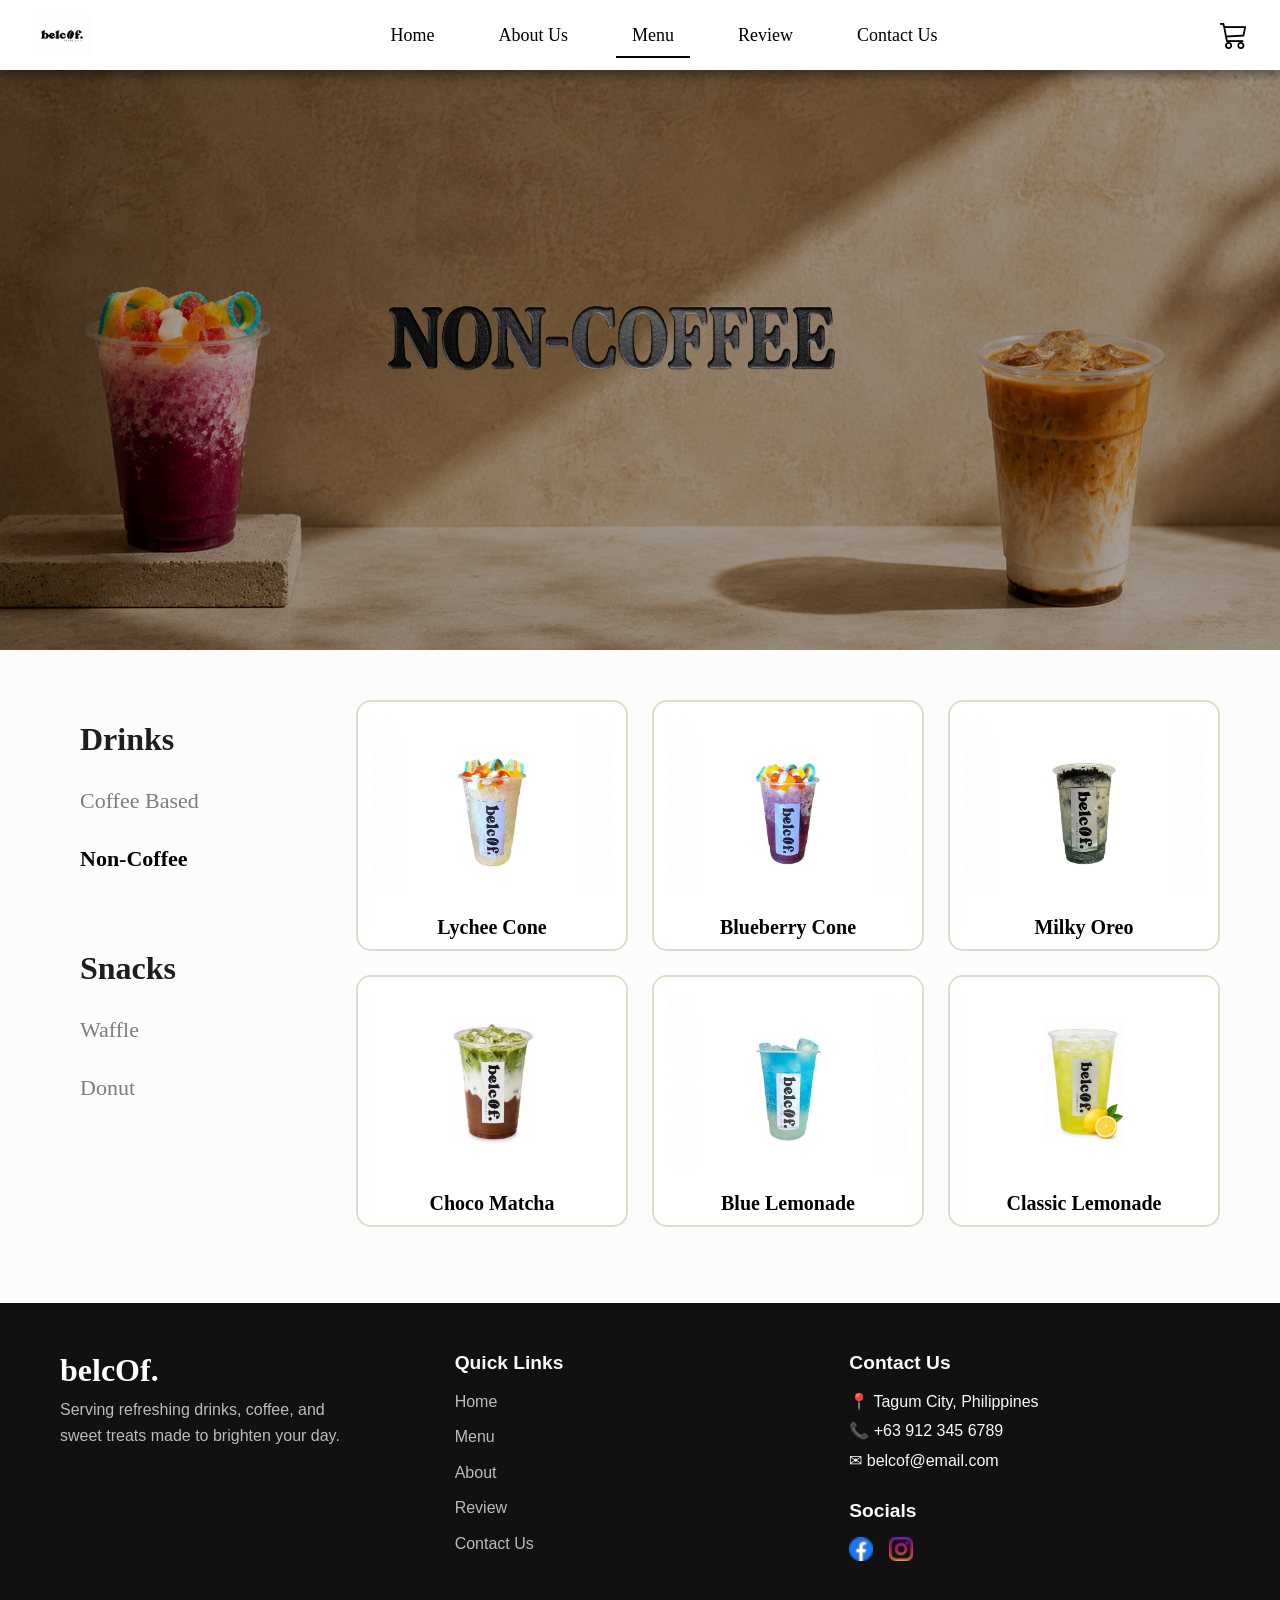
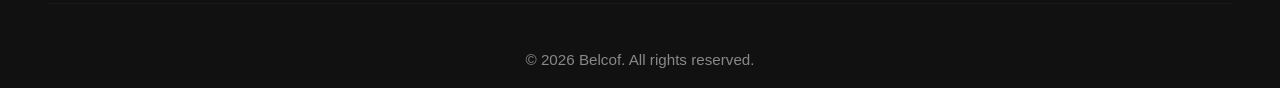
<file: Portfolio/noncoffee.html>
<html lang="en">

<head>
  <meta charset="UTF-8">
  <meta name="viewport" content="width=device-width, initial-scale=1.0">
  <link href="https://cdn.jsdelivr.net/npm/bootstrap@5.3.8/dist/css/bootstrap.min.css" rel="stylesheet">
  <script src="https://cdn.jsdelivr.net/npm/bootstrap@5.3.8/dist/js/bootstrap.bundle.min.js"></script>
  <link rel="stylesheet" href="https://cdn.jsdelivr.net/npm/bootstrap-icons@1.11.3/font/bootstrap-icons.min.css">
  <link rel="stylesheet" href="cafe.css">

  <title>Belcof-Menu</title>
  <link rel="icon" href="belcof.jpg">
</head>

<body>

  <nav class="navbar navbar-expand-lg  fixed-top">
    <div class="container-fluid">

      <a class="navbar-brand" href="cafe.html">
        <img src="belcofw.png" alt="Logo" style="width:60px; height:40px; object-fit:cover;">
      </a>


      <button class="navbar-toggler" type="button" data-bs-toggle="collapse" data-bs-target="#navbarNav"
        aria-controls="navbarNav" aria-expanded="false" aria-label="Toggle navigation">
        <span class="navbar-toggler-icon"></span>
      </button>

      <div class="collapse navbar-collapse" id="navbarNav">
        <ul class="navbar-nav mx-auto">
          <li class="nav-item px-lg-3">
            <a class="nav-link  text-dark" href="cafe.html">Home</a>
          </li>
          <li class="nav-item px-lg-3">
            <a class="nav-link text-dark" href="about.html">About Us</a>
          </li>
          <li class="nav-item px-lg-3">
            <a class="nav-link active text-dark" href="menu.html">Menu</a>
          </li>
          <li class="nav-item px-lg-3">
            <a class="nav-link text-dark" href="rating.html">Review</a>
          </li>
          <li class="nav-item px-lg-3">
            <a class="nav-link text-dark" href="contact.html">Contact Us</a>
          </li>
        </ul>

        <div class="navbar-icons">
          <i class="bi bi-cart3"></i>
        </div>

      </div>
    </div>
  </nav>


  <!-- hero -->
  <section class="hero2">
    <div class="container">
      <div class="row justify-content-center">
        <div class="col-lg-6 col-md-8 text-center">

          <div class="hero-content">
            <h1 class="hero-title">
              <img src="NONCOF-removebg-preview.png" alt="">
            </h1>
          </div>

        </div>
      </div>
    </div>
  </section>



  <section class="menu-section">

    <div class="container">

      <div class="row">

        <!--SIDEBAR -->
        <div class="col-lg-3">

          <div class="side-menu">

            <h3>Drinks</h3>

            <ul>
              <li><a href="icedcoffee.html" class="sidem">Coffee Based</a></li>
              <li><a href="noncoffee.html" class="active">Non-Coffee</a></li>
            </ul>

            <br>
            <br>

            <h3>Snacks</h3>

            <ul>
              <li><a href="waffle.html" class="sidem">Waffle</a></li>
              <li><a href="donut.html" class="sidem">Donut</a></li>
            </ul>

          </div>

        </div>

        <div class="col-lg-9">

          <div class="row g-4">

            <!-- CARD 1 -->
            <div class="col-lg-4 col-md-6">

              <div class="coffee-card">

                <img src="bel6.jpg" alt="coffee">

                <div class="product-preview">

                  <h5>Lychee Cone</h5>

                  <p class="preview-price">₱35.00</p>

                  <div class="sizes">
                    <span class="small">Small</span>
                    <span class="med">Medium</span>
                    <span class="med">Large</span>
                  </div>

                  <button class="preview-btn">
                    Order Now
                  </button>

                </div>

                <div class="card-body text-center">

                  <h5>Lychee Cone</h5>

                </div>

              </div>

            </div>

            <!-- Card 2 -->

            <div class="col-lg-4 col-md-6">

              <div class="coffee-card">

                <img src="bel8.jpg" alt="coffee">

                <div class="product-preview">

                  <h5>Blueberry Cone</h5>

                  <p class="preview-price">₱35.00</p>

                  <div class="sizes">
                    <span class="small">Small</span>
                    <span class="med">Medium</span>
                    <span class="med">Large</span>
                  </div>

                  <button class="preview-btn">
                    Order Now
                  </button>

                </div>

                <div class="card-body text-center">

                  <h5>Blueberry Cone</h5>

                </div>

              </div>

            </div>

            <!-- Card 3 -->
            <div class="col-lg-4 col-md-6">

              <div class="coffee-card">

                <img src="bel7.jpg" alt="coffee">

                <div class="product-preview">

                  <h5>Milky Oreo</h5>

                  <p class="preview-price">₱35.00</p>

                  <div class="sizes">
                    <span class="small">Small</span>
                    <span class="med">Medium</span>
                    <span class="med">Large</span>
                  </div>

                  <button class="preview-btn">
                    Order Now
                  </button>

                </div>

                <div class="card-body text-center">

                  <h5>Milky Oreo</h5>

                </div>

              </div>

            </div>

            <!-- Card 4 -->
            <div class="col-lg-4 col-md-6">

              <div class="coffee-card">

                <img src="bel10.png" alt="coffee">

                <div class="product-preview">

                  <h5>Choco Matcha</h5>

                  <p class="preview-price">₱35.00</p>

                  <div class="sizes">
                    <span class="small">Small</span>
                    <span class="med">Medium</span>
                    <span class="med">Large</span>
                  </div>

                  <button class="preview-btn">
                    Order Now
                  </button>

                </div>

                <div class="card-body text-center">

                  <h5>Choco Matcha</h5>

                </div>

              </div>

            </div>

            <!-- Card 5 -->

            <div class="col-lg-4 col-md-6">

              <div class="coffee-card">

                <img src="bel9.jpg" alt="coffee">

                <div class="product-preview">

                  <h5>Blue Lemonade</h5>

                  <p class="preview-price">₱35.00</p>

                  <div class="sizes">
                    <span class="small">Small</span>
                    <span class="med">Medium</span>
                    <span class="med">Large</span>
                  </div>

                  <button class="preview-btn">
                    Order Now
                  </button>

                </div>

                <div class="card-body text-center">

                  <h5>Blue Lemonade</h5>

                </div>

              </div>

            </div>

            <!--Card 6  -->
            <div class="col-lg-4 col-md-6">

              <div class="coffee-card">

                <img src="bel11.png" alt="coffee">
                <div class="product-preview">

                  <h5>Classic Lemonade</h5>

                  <p class="preview-price">₱35.00</p>

                  <div class="sizes">
                    <span class="small">Small</span>
                    <span class="med">Medium</span>
                    <span class="med">Large</span>
                  </div>

                  <button class="preview-btn">
                    Order Now
                  </button>

                </div>

                <div class="card-body text-center">

                  <h5>Classic Lemonade</h5>

                </div>

              </div>

            </div>

          </div>

        </div>

      </div>

    </div>

  </section>

  <br>

  <footer class="footer-section text-light pt-5 pb-3 mt-auto">
    <div class="container">
      <div class="row gy-4">
        <div class="col-lg-4">
          <h3 class="footer-logo">belcOf.</h3>
          <p class="footer-text">
            Serving refreshing drinks, coffee, and sweet treats made
            to brighten your day.
          </p>
        </div>
        <div class="col-lg-4">
          <h5 class="footer-title">Quick Links</h5>

          <ul class="footer-links list-unstyled">
            <li><a href="cafe.html">Home</a></li>
            <li><a href="menu.html">Menu</a></li>
            <li><a href="about.html">About</a></li>
            <li><a href="rating.html">Review</a></li>
            <li><a href="contact.html">Contact Us</a></li>
          </ul>
        </div>

        <div class="col-lg-4">
          <h5 class="footer-title">Contact Us</h5>

          <p class="mb-1">📍 Tagum City, Philippines</p>
          <p class="mb-1">📞 +63 912 345 6789</p>
          <p class="mb-0">✉ belcof@email.com</p>

          <br>

          <div class="footer-socials">
            <h5 class="footer-title">Socials</h5>

            <div class="social-icons d-flex align-items-center gap-3">

              <a href="" target="_blank">
                <img src="facebook (2).png" alt="Facebook">
              </a>

              <a href="" target="_blank">
                <img src="instagram.png" alt="Instagram">
              </a>

            </div>

          </div>

        </div>

        <hr class="footer-line">

        <div class="text-center">
          <p class="mb-0 copyright">
            &copy; 2026 Belcof. All rights reserved.
          </p>
        </div>
      </div>
  </footer>

</body>

</html>
</file>
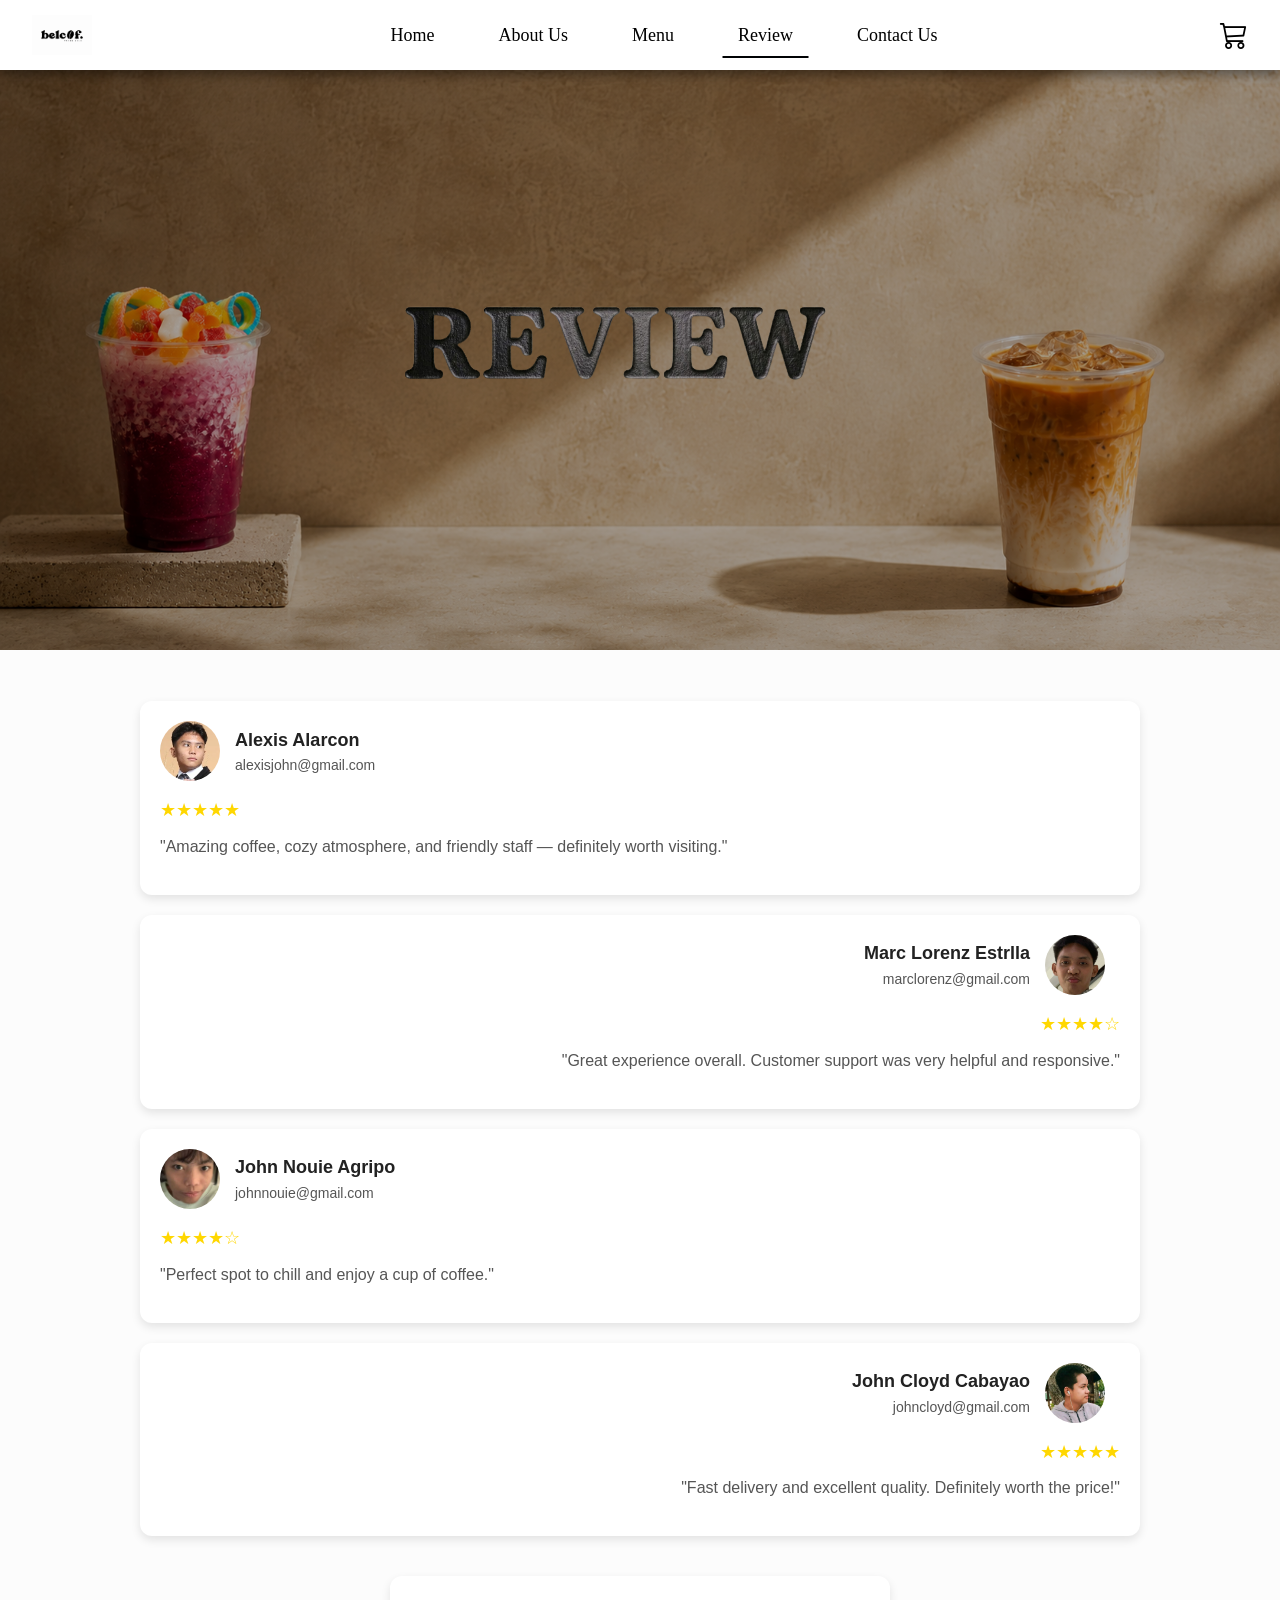
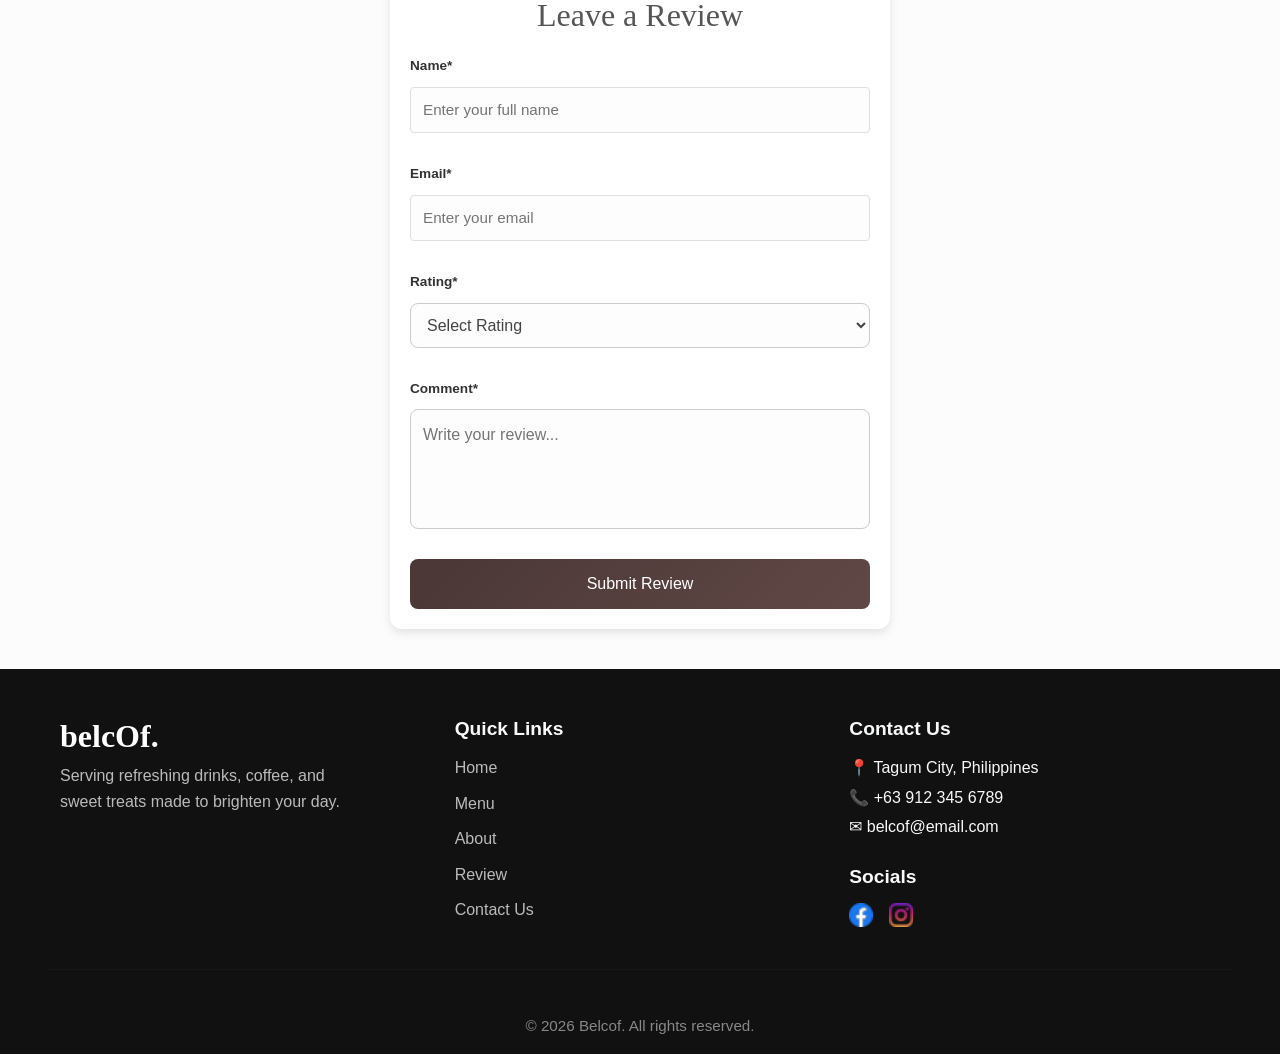
<file: Portfolio/rating.html>
<html lang="en">

<head>
  <meta charset="UTF-8">
  <meta name="viewport" content="width=device-width, initial-scale=1.0">
  <link href="https://cdn.jsdelivr.net/npm/bootstrap@5.3.8/dist/css/bootstrap.min.css" rel="stylesheet">
  <script src="https://cdn.jsdelivr.net/npm/bootstrap@5.3.8/dist/js/bootstrap.bundle.min.js"></script>
  <link rel="stylesheet" href="https://cdn.jsdelivr.net/npm/bootstrap-icons@1.11.3/font/bootstrap-icons.min.css">

  <link rel="stylesheet" href="cafe.css">

  <title>Belcof-Review</title>
  <link rel="icon" href="belcof.jpg">
</head>

<body>

  <nav class="navbar navbar-expand-lg  fixed-top">
    <div class="container-fluid">

      <a class="navbar-brand" href="cafe.html">
        <img src="belcofw.png" alt="Logo" style="width:60px; height:40px; object-fit:cover;">
      </a>


      <button class="navbar-toggler" type="button" data-bs-toggle="collapse" data-bs-target="#navbarNav"
        aria-controls="navbarNav" aria-expanded="false" aria-label="Toggle navigation">
        <span class="navbar-toggler-icon"></span>
      </button>

      <div class="collapse navbar-collapse" id="navbarNav">
        <ul class="navbar-nav mx-auto">
          <li class="nav-item px-lg-3">
            <a class="nav-link  text-dark" href="cafe.html">Home</a>
          </li>
          <li class="nav-item px-lg-3">
            <a class="nav-link text-dark" href="about.html">About Us</a>
          </li>
          <li class="nav-item px-lg-3">
            <a class="nav-link  text-dark" href="menu.html">Menu</a>
          </li>
          <li class="nav-item px-lg-3">
            <a class="nav-link active text-dark" href="rating.html">Review</a>
          </li>
          <li class="nav-item px-lg-3">
            <a class="nav-link text-dark" href="contact.html">Contact Us</a>
          </li>
        </ul>

        <div class="navbar-icons">
          <i class="bi bi-cart3"></i>
        </div>

      </div>
    </div>
  </nav>

  <section class="hero2">
    <div class="container">
      <div class="row justify-content-center">
        <div class="col-lg-6 col-md-8 text-center">

          <div class="hero-content">
            <h1 class="hero-title">
              <img src="rev-removebg-preview.png" alt="coffee">
            </h1>
          </div>

        </div>
      </div>
    </div>
  </section>



  <br>
  <br>

  <div class="reviews-container">

    <div class="review-card">
      <div class="profile">
        <img src="Alexis.png" alt="User">
        <div>
          <div class="name">Alexis Alarcon</div>
          <small>alexisjohn@gmail.com</small>
        </div>
      </div>

      <div class="stars">★★★★★</div>

      <p class="review-text">
        "Amazing coffee, cozy atmosphere, and friendly staff — definitely worth visiting."
      </p>
    </div>

    <div class="review-card">
      <div class="profile">
        <img src="marc.png" alt="User">
        <div>
          <div class="name">Marc Lorenz Estrlla</div>
          <small>marclorenz@gmail.com</small>
        </div>
      </div>

      <div class="stars">★★★★☆</div>

      <p class="review-text">
        "Great experience overall. Customer support was very helpful
        and responsive."
      </p>
    </div>


    <div class="review-card">
      <div class="profile">
        <img src="agripo.png" alt="User">
        <div>
          <div class="name">John Nouie Agripo</div>
          <small>johnnouie@gmail.com</small>
        </div>
      </div>

      <div class="stars">★★★★☆</div>

      <p class="review-text">
        "Perfect spot to chill and enjoy a cup of coffee."
      </p>
    </div>

    <div class="review-card">
      <div class="profile">
        <img src="cloyd.png" alt="User">
        <div>
          <div class="name">John Cloyd Cabayao</div>
          <small>johncloyd@gmail.com</small>
        </div>
      </div>

      <div class="stars">★★★★★</div>

      <p class="review-text">
        "Fast delivery and excellent quality. Definitely worth the price!"
      </p>
    </div>

  </div>

  <!-- REVIEW INPUT -->
  <div class="review-form-container">

    <h2>Leave a Review</h2>

    <form id="reviewForm">

      <div class="form-group">
        <label for="name">Name*</label>
        <input type="text" id="name" placeholder="Enter your full name" required>
      </div>

      <div class="form-group">
        <label for="email">Email*</label>
        <input type="email" id="email" placeholder="Enter your email" required>
      </div>

      <div class="form-group">
        <label for="rating">Rating*</label>
        <select id="rating" required>
          <option value="">Select Rating</option>
          <option value="★★★★★">5 Stars ★★★★★</option>
          <option value="★★★★☆">4 Stars ★★★★☆</option>
          <option value="★★★☆☆">3 Stars ★★★☆☆</option>
          <option value="★★☆☆☆">2 Stars ★★☆☆☆</option>
          <option value="★☆☆☆☆">1 Star ★☆☆☆☆</option>
        </select>
      </div>

      <div class="form-group">
        <label for="reviewText">Comment*</label>
        <textarea id="reviewText" placeholder="Write your review..." required></textarea>
      </div>

      <button type="submit">Submit Review</button>

    </form>

  </div>

  <footer class="footer-section text-light pt-5 pb-3 mt-auto">
    <div class="container">
      <div class="row gy-4">
        <div class="col-lg-4">
          <h3 class="footer-logo">belcOf.</h3>
          <p class="footer-text">
            Serving refreshing drinks, coffee, and sweet treats made
            to brighten your day.
          </p>
        </div>
        <div class="col-lg-4">
          <h5 class="footer-title">Quick Links</h5>

          <ul class="footer-links list-unstyled">
            <li><a href="cafe.html">Home</a></li>
            <li><a href="menu.html">Menu</a></li>
            <li><a href="about.html">About</a></li>
            <li><a href="rating.html">Review</a></li>
            <li><a href="contact.html">Contact Us</a></li>
          </ul>
        </div>

        <div class="col-lg-4">
          <h5 class="footer-title">Contact Us</h5>

          <p class="mb-1">📍 Tagum City, Philippines</p>
          <p class="mb-1">📞 +63 912 345 6789</p>
          <p class="mb-0">✉ belcof@email.com</p>

          <br>

          <div class="footer-socials">
            <h5 class="footer-title">Socials</h5>

            <div class="social-icons d-flex align-items-center gap-3">

              <a href="" target="_blank">
                <img src="facebook (2).png" alt="Facebook">
              </a>

              <a href="" target="_blank">
                <img src="instagram.png" alt="Instagram">
              </a>

            </div>

          </div>

        </div>

        <hr class="footer-line">

        <div class="text-center">
          <p class="mb-0 copyright">
            &copy; 2026 Belcof. All rights reserved.
          </p>
        </div>
      </div>
  </footer>

</body>

</html>
</file>
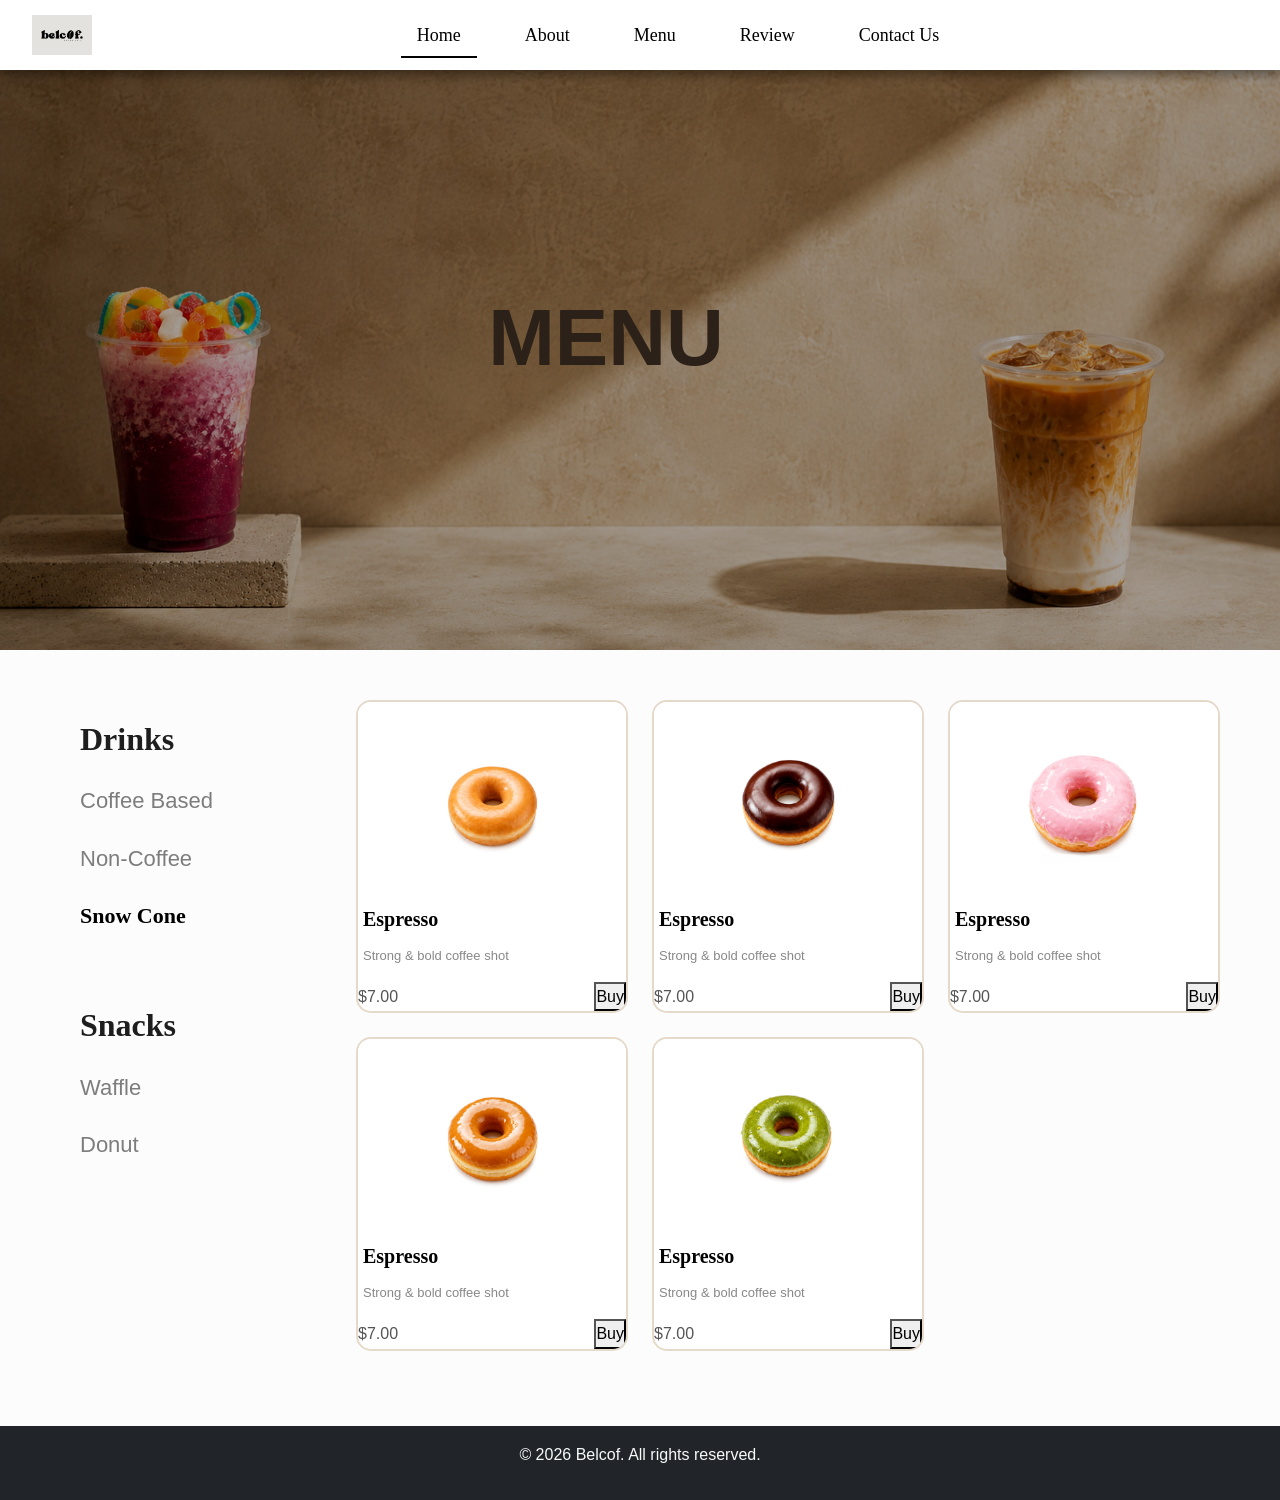
<file: Portfolio/snow.html>
<html lang="en">
<head>
    <meta charset="UTF-8">
    <meta name="viewport" content="width=device-width, initial-scale=1.0">
<link href="https://cdn.jsdelivr.net/npm/bootstrap@5.3.8/dist/css/bootstrap.min.css" rel="stylesheet">
<script src="https://cdn.jsdelivr.net/npm/bootstrap@5.3.8/dist/js/bootstrap.bundle.min.js"></script>
<link rel="stylesheet" href="cafe.css">

    <title>Belcof-Menu</title>
     <link rel="icon" type="" href="belcof.jpg">
</head>
<body>
    
<nav class="navbar navbar-expand-lg  fixed-top">
  <div class="container-fluid">
   
    <a class="navbar-brand" href="cafe.html">
    <img src="belcof.jpg" 
    alt="Logo" 
    style="width:60px; height:40px; object-fit:cover;">
    </a>

  
    <button class="navbar-toggler" type="button" data-bs-toggle="collapse" data-bs-target="#navbarNav" aria-controls="navbarNav" aria-expanded="false" aria-label="Toggle navigation">
      <span class="navbar-toggler-icon"></span>
    </button>

    <div class="collapse navbar-collapse" id="navbarNav">
      <ul class="navbar-nav mx-auto">
        <li class="nav-item px-lg-3">
          <a class="nav-link active text-dark" href="cafe.html">Home</a>
        </li>
        <li class="nav-item px-lg-3">
          <a class="nav-link text-dark" href="about.html">About</a>
        </li>
        <li class="nav-item px-lg-3">
          <a class="nav-link text-dark" href="menu.html">Menu</a>
        </li>
        <li class="nav-item px-lg-3">
          <a class="nav-link text-dark" href="rating.html">Review</a>
        </li>
        <li class="nav-item px-lg-3">
          <a class="nav-link text-dark" href="contact.html">Contact Us</a>
        </li>
      </ul>
    </div>
  </div>
</nav>


<!-- hero -->
<section class="hero2">
  <div class="container">
    <div class="row justify-content-center">
      <div class="col-lg-6 col-md-8 text-center">
        
        <div class="hero-content">
          <h1 class="hero-title">MENU</h1>
        </div>

      </div>
    </div>
  </div>
</section>
</div>



<section class="menu-section">

  <div class="container">

    <div class="row">

      <!-- LEFT SIDEBAR -->
      <div class="col-lg-3">

        <div class="side-menu">

          <h3>Drinks</h3>

          <ul>
            <li><a href="icedcoffe.html">Coffee Based</a></li>
            <li><a href="noncoffee.html">Non-Coffee</a></li>
            <li><a href="snow.html" class="active">Snow Cone</a></li>
          </ul>

          <br>
          <br>

          <h3>Snacks</h3>

          <ul>
            <li><a href="waffle.html">Waffle</a></li>
            <li><a href="donut.html">Donut</a></li>
          </ul>

        </div>

      </div>

      <!-- RIGHT CARDS -->
      <div class="col-lg-9">

        <div class="row g-4">

          <!-- CARD -->
          <div class="col-lg-4 col-md-6">

            <div class="coffee-card">

              <img src="donut_product_2.png" alt="">

              <div class="card-body">

                <h5>Espresso</h5>

                <p class="coffee-type">
                  Strong & bold coffee shot
                </p>

                <div class="d-flex justify-content-between align-items-center">

                  <span class="price">$7.00</span>

                  <button class="start-btn">
                    Buy
                  </button>

                </div>

              </div>

            </div>

          </div>

        <div class="col-lg-4 col-md-6">

            <div class="coffee-card">

              <img src="donut_product_5.png" alt="">

              <div class="card-body">

                <h5>Espresso</h5>

                <p class="coffee-type">
                  Strong & bold coffee shot
                </p>

                <div class="d-flex justify-content-between align-items-center">

                  <span class="price">$7.00</span>

                  <button class="start-btn">
                    Buy
                  </button>

                </div>

              </div>

            </div>

          </div>

        <div class="col-lg-4 col-md-6">

            <div class="coffee-card">

              <img src="donut_product_1.png" alt="">

              <div class="card-body">

                <h5>Espresso</h5>

                <p class="coffee-type">
                  Strong & bold coffee shot
                </p>

                <div class="d-flex justify-content-between align-items-center">

                  <span class="price">$7.00</span>

                  <button class="start-btn">
                    Buy
                  </button>

                </div>

              </div>

            </div>

          </div>

        <div class="col-lg-4 col-md-6">

            <div class="coffee-card">

              <img src="donut_product_3.png" alt="">

              <div class="card-body">

                <h5>Espresso</h5>

                <p class="coffee-type">
                  Strong & bold coffee shot
                </p>

                <div class="d-flex justify-content-between align-items-center">

                  <span class="price">$7.00</span>

                  <button class="start-btn">
                    Buy
                  </button>

                </div>

              </div>

            </div>

          </div>

                    <div class="col-lg-4 col-md-6">

            <div class="coffee-card">

              <img src="donut_product_4.png" alt="">

              <div class="card-body">

                <h5>Espresso</h5>

                <p class="coffee-type">
                  Strong & bold coffee shot
                </p>

                <div class="d-flex justify-content-between align-items-center">

                  <span class="price">$7.00</span>

                  <button class="start-btn">
                    Buy
                  </button>

                </div>

              </div>

            </div>

          </div>

        </div>

      </div>

    </div>

  </div>

</section>








  <br>



    <footer class="bg-dark text-light text-center py-3 mt-auto">
        <div class="container-fluid">
            <p>&copy; 2026 Belcof. All rights reserved.</p>
        </div>
    </footer>

</body>
</html>
</file>
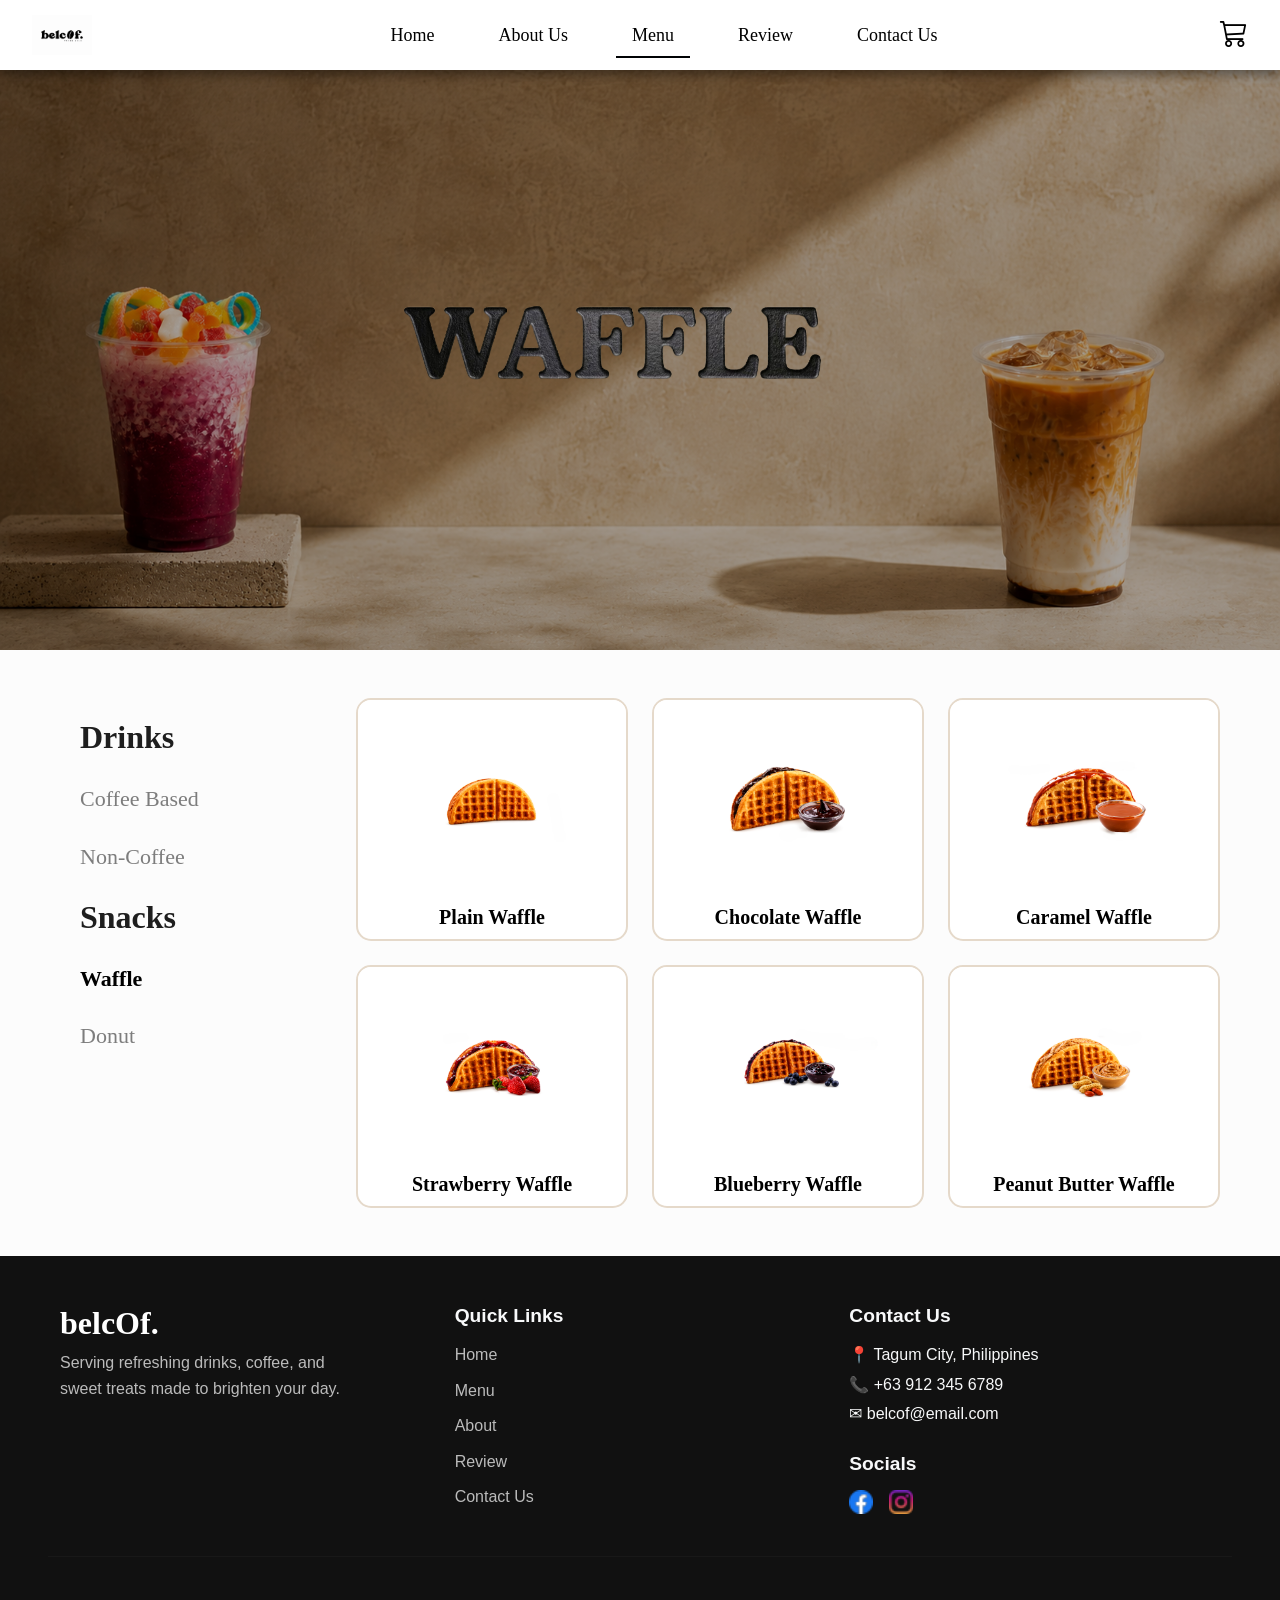
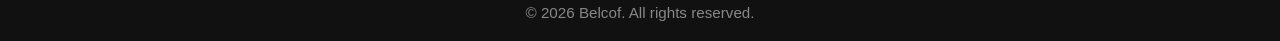
<file: Portfolio/waffle.html>
<!DOCTYPE html>
<html lang="en">

<head>
    <meta charset="UTF-8">
    <meta name="viewport" content="width=device-width, initial-scale=1.0">

    <link href="https://cdn.jsdelivr.net/npm/bootstrap@5.3.8/dist/css/bootstrap.min.css" rel="stylesheet">
    <script src="https://cdn.jsdelivr.net/npm/bootstrap@5.3.8/dist/js/bootstrap.bundle.min.js"></script>
    <link rel="stylesheet" href="https://cdn.jsdelivr.net/npm/bootstrap-icons@1.11.3/font/bootstrap-icons.min.css">

    <link rel="stylesheet" href="cafe.css">

    <title>Belcof - Waffle Menu</title>
    <link rel="icon" href="belcof.jpg">
</head>

<body>

    <!-- NAVBAR -->
    <nav class="navbar navbar-expand-lg fixed-top">
        <div class="container-fluid">

            <a class="navbar-brand" href="cafe.html">
                <img src="belcofw.png" alt="Logo" style="width:60px; height:40px; object-fit:cover;">
            </a>

            <button class="navbar-toggler" type="button" data-bs-toggle="collapse" data-bs-target="#navbarNav">

                <span class="navbar-toggler-icon"></span>

            </button>

            <div class="collapse navbar-collapse" id="navbarNav">

                <ul class="navbar-nav mx-auto">

                    <li class="nav-item px-lg-3">
                        <a class="nav-link  text-dark" href="cafe.html">Home</a>
                    </li>

                    <li class="nav-item px-lg-3">
                        <a class="nav-link text-dark" href="about.html">About Us</a>
                    </li>

                    <li class="nav-item px-lg-3">
                        <a class="nav-link active text-dark" href="menu.html">Menu</a>
                    </li>

                    <li class="nav-item px-lg-3">
                        <a class="nav-link text-dark" href="rating.html">Review</a>
                    </li>

                    <li class="nav-item px-lg-3">
                        <a class="nav-link text-dark" href="contact.html">Contact Us</a>
                    </li>

                </ul>

                <div class="navbar-icons">
                    <i class="bi bi-cart3"></i>
                </div>

            </div>

        </div>
    </nav>

    <!-- HERO -->
    <section class="hero2">

        <div class="container">

            <div class="row justify-content-center">

                <div class="col-lg-6 col-md-8 text-center">

                    <div class="hero-content">
                        <h1 class="hero-title">
                            <img src="WAF-removebg-preview.png" alt="">
                        </h1>
                    </div>

                </div>

            </div>

        </div>

    </section>



    <section class="menu-section py-5">

        <div class="container">

            <div class="row">

                <!-- SIDEBAR -->
                <div class="col-lg-3 mb-4">

                    <div class="side-menu">

                        <h3>Drinks</h3>

                        <ul class="list-unstyled">
                            <li><a href="icedcoffee.html" class="sidem">Coffee Based</a></li>
                            <li><a href="noncoffee.html" class="sidem">Non-Coffee</a></li>
                        </ul>

                        <h3 class="mt-4">Snacks</h3>

                        <ul class="list-unstyled">
                            <li><a href="waffle.html" class="active">Waffle</a></li>
                            <li><a href="donut.html" class="sidem">Donut</a></li>
                        </ul>

                    </div>

                </div>

                <!-- Card 1 -->
                <div class="col-lg-9">

                    <div class="row g-4">

                        <!-- CARD 1 -->
                        <div class="col-lg-4 col-md-6">

                            <div class="coffee-card h-100">

                                <img src="waffle_product_4.png" class="img-fluid" alt="Plain Waffle">

                                <div class="product-preview">

                                    <h5>Plain Waffle</h5>

                                    <p class="preview-price">₱35.00</p>

                                    <button class="preview-btn">
                                        Order Now
                                    </button>

                                </div>

                                <div class="card-body text-center">

                                    <h5>Plain Waffle</h5>

                                </div>

                            </div>

                        </div>

                        <!-- CARD 2 -->
                        <div class="col-lg-4 col-md-6">

                            <div class="coffee-card h-100">

                                <img src="waffle_product_2.png" class="img-fluid" alt="Chocolate Waffle">

                                <div class="product-preview">

                                    <h5>Chocolate Waffle</h5>

                                    <p class="preview-price">₱35.00</p>

                                    <button class="preview-btn">
                                        Order Now
                                    </button>

                                </div>

                                <div class="card-body text-center">

                                    <h5>Chocolate Waffle</h5>

                                </div>

                            </div>

                        </div>

                        <!-- CARD 3 -->
                        <div class="col-lg-4 col-md-6">

                            <div class="coffee-card h-100">

                                <img src="waffle_product_3.png" class="img-fluid" alt="Caramel Waffle">

                                <div class="product-preview">

                                    <h5>Caramel Waffle</h5>

                                    <p class="preview-price">₱35.00</p>

                                    <button class="preview-btn">
                                        Order Now
                                    </button>

                                </div>

                                <div class="card-body text-center">

                                    <h5>Caramel Waffle</h5>

                                </div>

                            </div>

                        </div>

                        <!-- CARD 4 -->
                        <div class="col-lg-4 col-md-6">

                            <div class="coffee-card h-100">

                                <img src="waffle_product_1.png" class="img-fluid" alt="Strawberry Waffle">

                                <div class="product-preview">

                                    <h5>Strawberry Waffle</h5>

                                    <p class="preview-price">₱35.00</p>

                                    <button class="preview-btn">
                                        Order Now
                                    </button>

                                </div>

                                <div class="card-body text-center">

                                    <h5>Strawberry Waffle</h5>

                                </div>

                            </div>

                        </div>

                        <!-- CARD 5 -->
                        <div class="col-lg-4 col-md-6">

                            <div class="coffee-card h-100">

                                <img src="waffle_product_5.png" class="img-fluid" alt="Blueberry Waffle">

                                <div class="product-preview">

                                    <h5>Blueberry Waffle</h5>

                                    <p class="preview-price">₱35.00</p>

                                    <button class="preview-btn">
                                        Order Now
                                    </button>

                                </div>

                                <div class="card-body text-center">

                                    <h5>Blueberry Waffle</h5>

                                </div>

                            </div>

                        </div>

                        <!-- CARD 6 -->
                        <div class="col-lg-4 col-md-6">

                            <div class="coffee-card h-100">

                                <img src="waffle_product_6.png" class="img-fluid" alt="Peanut Butter Waffle">

                                <div class="product-preview">

                                    <h5>Peanut Butter Waffle</h5>

                                    <p class="preview-price">₱35.00</p>

                                    <button class="preview-btn">
                                        Order Now
                                    </button>

                                </div>

                                <div class="card-body text-center">

                                    <h5>Peanut Butter Waffle</h5>

                                </div>

                            </div>

                        </div>

                    </div>

                </div>

            </div>

        </div>

    </section>

    <!-- FOOTER -->
    <footer class="footer-section text-light pt-5 pb-3 mt-auto">

        <div class="container">

            <div class="row gy-4">

                <div class="col-lg-4">

                    <h3 class="footer-logo">belcOf.</h3>

                    <p class="footer-text">
                        Serving refreshing drinks, coffee, and sweet treats made
                        to brighten your day.
                    </p>

                </div>

                <div class="col-lg-4">

                    <h5 class="footer-title">Quick Links</h5>

                    <ul class="footer-links list-unstyled">

                        <li><a href="cafe.html">Home</a></li>
                        <li><a href="menu.html">Menu</a></li>
                        <li><a href="about.html">About</a></li>
                        <li><a href="rating.html">Review</a></li>
                        <li><a href="contact.html">Contact Us</a></li>

                    </ul>

                </div>

                <div class="col-lg-4">

                    <h5 class="footer-title">Contact Us</h5>

                    <p class="mb-1">📍 Tagum City, Philippines</p>
                    <p class="mb-1">📞 +63 912 345 6789</p>
                    <p class="mb-0">✉ belcof@email.com</p>

                    <br>

                    <div class="footer-socials">
                        <h5 class="footer-title">Socials</h5>

                        <div class="social-icons d-flex align-items-center gap-3">

                            <a href="" target="_blank">
                                <img src="facebook (2).png" alt="Facebook">
                            </a>

                            <a href="" target="_blank">
                                <img src="instagram.png" alt="Instagram">
                            </a>

                        </div>


                    </div>

                </div>

                <hr class="footer-line">

                <div class="text-center">

                    <p class="mb-0 copyright">
                        &copy; 2026 Belcof. All rights reserved.
                    </p>

                </div>

            </div>

    </footer>

</body>

</html>
</file>
<file: Portfolio/cafe.css>
.navbar {
  /* border-radius: 25px; */
  margin: 0px;
  box-shadow: 0 5px 10px rgba(0, 0, 0, 0.4);
  background: #ffffff;
  padding: 10px 20px;


}

.navbar-nav .nav-link {
  position: relative;
  transition: color 0.3s ease;
  padding: 0.5rem 1rem !important;
  color: black !important;
  font-size: large;
  display: inline-block;
  font-family: Cambria, Cochin, Georgia, Times, 'Times New Roman', serif;

}

.navbar-nav .nav-link::before {
  content: '';
  position: absolute;
  bottom: -0.5px;
  left: 50%;
  width: 0;
  height: 2.3px;
  background: #000204;
  transition: width 0.3s ease;
  transform: translateX(-50%);

}

.navbar-nav .nav-link:hover::before {
  width: 100%;
}

.navbar-nav .nav-link.active::before {
  width: 100%;

}

.navbar-toggler {
  border: none;
}

.navbar-toggler:focus {
  box-shadow: none;
}

h1 {
  font-size: xx-large;
  font-family: Arial, sans-serif;
  text-align: center;
}

.logo {
  max-width: 220px;
  height: 80px;
  object-fit: cover;
}



.navbar-icons {
  display: flex;
  align-items: center;
  gap: 25px;
}

.navbar-icons i {
  font-size: 28px;
  color: rgb(0, 0, 0);
  cursor: pointer;
}

.navbar-icons i:hover {
  color: #2e2221;
  transform: scale(1.2);
}





/* Home */

/* hero */




.hero {
  min-height: 620px;
  background: url("hero.png") center center/cover no-repeat;
  position: relative;
  display: flex;
  align-items: center;
  padding: 80px 0;
}

/* Overlay */
.hero::before {
  content: "";
  position: absolute;
  inset: 0;
  background: rgba(0, 0, 0, 0.35);
}

/* Content */
.hero-content {
  position: relative;
  z-index: 2;
  color: #fff;
  max-width: 500px;
}

/* Small top text */
.top-text {
  font-size: 14px;
  letter-spacing: 2px;
  margin-bottom: 18px;
  text-transform: uppercase;
  text-align: left;
}

/* Main heading */
.hero-title {
  font-size: clamp(2.5rem, 7vw, 5rem);
  line-height: 1.05;
  font-weight: 700;
  margin-bottom: 24px;
}

/* Paragraph */
.hero-text {
  font-size: clamp(1rem, 2vw, 1.3rem);
  line-height: 1.7;
  margin-bottom: 35px;
  font-family: Cambria, Cochin, Georgia, Times, 'Times New Roman', serif;

}

/* Buttons */
.hero-buttons {
  display: flex;
  align-items: center;
  gap: 20px;
  flex-wrap: wrap;
}

.learn-link {
  color: #fff;
  text-decoration: none;
  font-size: 18px;
}

.learn-link:hover {
  text-decoration: underline;
}

/* Animation */
.top-text {
  animation: fadeDown 0.4s ease forwards;
  opacity: 0;
}

.hero-title {
  animation: fadeDown 0.4s ease forwards;
  opacity: 0;
}

.hero-text {
  animation: fadeDown 0.4s ease forwards;
  opacity: 0;
}

.hero-buttons {
  animation: fadeDown 0.4s ease forwards;
  opacity: 0;
}

/* KEYFRAMES */

@keyframes fadeDown {

  from {
    opacity: 0;
    transform: translateY(-40px);
  }

  to {
    opacity: 1;
    transform: translateY(0);
  }

}

@media(max-width:768px) {

  .hero {
    min-height: 100vh;
    padding: 100px 20px;
    background-position: center;
  }

  .hero-content {
    max-width: 100%;
  }

  .hero-title {
    line-height: 1.15;
    margin-bottom: 20px;
  }

  .hero-text {
    line-height: 1.6;
    margin-bottom: 28px;
  }

  .hero-buttons {
    flex-direction: column;
    align-items: flex-start;
    gap: 15px;
  }

  .btn {
    width: 100%;
  }
}

/* feature */

@media (max-width: 991px) {

  .features {
    flex-direction: column;
    align-items: center;
    gap: 40px;
    padding: 60px 20px;
  }

  .feature {
    width: 100%;
    max-width: 300px;
  }

}

.features {
  display: flex;
  justify-content: space-around;
  padding: 40px 60px;
  background: white;
  border-top: 1px solid #eee;
  margin-bottom: 0px;
}

.feature {
  text-align: center;
  width: 200px;
}

.feature h3 {
  margin: 15px 0;
  font-size: 14px;
  letter-spacing: 1px;
  color: #333;
}

.feature p {
  font-size: 13px;
  color: #777;
  line-height: 1.5;
}



/* hero with button */

.hero-below {

  background-color: #ffffff;
  background-image: url('pattern.png');
  background-repeat: repeat;
  background-size: 300px;
  padding: 80px 0;
  display: flex;
  align-items: center;
  justify-content: center;
  overflow: visible;
  text-align: left;
}

.hero-container {
  display: flex;
  max-width: 1100px;
  justify-content: flex-start;
  width: 95%;
  align-items: center;
  gap: 0px;
  margin: 0 auto;
}

.hero-text {
  flex: 0 1 auto;
  text-align: left;

}

.subtitle {
  color: #8d6e63;
  font-weight: bold;
  margin-bottom: 10px;

}

.newpro {
  font-family: Cambria, Cochin, Georgia, Times, 'Times New Roman', serif;
  font-size: 3.5rem;
  line-height: 1.1;
  color: #333;
  margin-bottom: 20px;
  margin-top: 0;
  padding: 0;
  text-align: center;
  margin-left: 0;
  margin-right: auto;
}

.description {
  font-size: 1.1rem;
  color: #666;
  margin-bottom: 30px;
  max-width: 500px;
  text-align: left;
  margin-left: 0;
  margin-right: auto;
  font-family: Cambria, Cochin, Georgia, Times, 'Times New Roman', serif;

}

.price-start {
  margin: 10px;
  margin-top: 0px;
  font-size: 14px;
  color: #777;
  margin-bottom: 0px;

}

.order-btn {
  display: inline-block;
  background-color: #4a3736;
  color: white;
  padding: 15px 30px;
  text-decoration: none;
  font-weight: bold;
  border-radius: 4px;
  transition: 0.3s;
}

.order-btn:hover {
  background-color: #2e2221;
}


.hero-image {
  flex: 1;
  display: flex;
  justify-content: center;
  overflow: visible;
}

.hero-image img {
  width: 100%;
  max-width: 450px;
  transform: translateX(10%);
  height: auto;
  filter: drop-shadow(0 20px 30px rgba(0, 0, 0, 0.1));
  transition: transform 0.5s cubic-bezier(0.34, 1.56, 0.64, 1);
  z-index: 10;
  cursor: pointer;
  -webkit-tap-highlight-color: transparent;
  display: block;
  mix-blend-mode: multiply;
  transform: scale(1.2);
  position: relative;
}

@media (hover: hover) {
  .hero-image img:hover {
    transform: translateY(-20px) scale(1.3);
    filter: drop-shadow(0 30px 50px rgba(0, 0, 0, 0.3));
  }
}

.hero-image img:active {
  transform: scale(0.95);
  filter: drop-shadow(0 10px 15px rgba(0, 0, 0, 0.2));
  transition: transform 0.1s;
}


@keyframes float {
  0% {
    transform: translateY(0px);
  }

  50% {
    transform: translateY(-15px);
  }

  100% {
    transform: translateY(0px);
  }
}

@media (max-width: 768px) {
  .hero-below {
    padding: 60px 0;
  }

  .hero-container {
    flex-direction: column-reverse;
    text-align: center;
  }

  .description {
    margin: 0 auto 30px auto;
  }

  .hero-image img {
    width: 80%;
    margin-bottom: 30px;
  }
}

@media (max-width: 992px) {
  .hero-container {
    gap: 20px;
  }

  h1 {
    font-size: 2.8rem;

  }
}

body {
  overflow-x: hidden;
}


/* best-sellers and menu */

body {
  background: #ffffff;
  font-family: Arial, sans-serif;
}

.menu-section {
  padding: 50px 0;
}


.category-buttons {
  display: flex;
  justify-content: center;
  flex-wrap: wrap;
  gap: 12px;
  margin-bottom: 40px;
}

.category-buttons button {
  border: none;
  background: #b9855d;
  color: white;
  padding: 10px 20px;
  border-radius: 30px;
  font-size: 14px;
  transition: 0.3s;
}

.category-buttons button:hover {
  background: #9b6d4b;
}

.coffee-card {
  border: 2px solid #e5d9ca;
  border-radius: 10px;
  overflow: hidden;
  background: white;
  transition: 0.3s;
  height: 100%;
}

.coffee-card:hover {
  transform: translateY(-5px);
}

.coffee-card img {
  width: 100%;
  height: auto;
  object-fit: contain;
  padding: 15px;
  background: #ffffff;
}

.card-body h5 {
  font-weight: bold;
  margin-bottom: 5px;
  padding: 5px;
  color: #000;
  font-family: Cambria, Cochin, Georgia, Times, 'Times New Roman', serif;

}

.sidem {
  font-family: Cambria, Cochin, Georgia, Times, 'Times New Roman', serif;

}

.coffee-type {
  font-size: 13px;
  color: #888;
  margin-bottom: 10px;
  padding: 5px;
}

.best-seller-title {
  text-align: center;
  font-size: 3rem;
  font-weight: 700;
  color: #111;
  margin: 60px 0 40px;
  letter-spacing: 2px;
  margin-top: 0;
  margin-bottom: 0;
  font-family: Cambria, Cochin, Georgia, Times, 'Times New Roman', serif;
}

.coffee-card {
  position: relative;
  overflow: hidden;
  border-radius: 15px;
  cursor: pointer;
}

.coffee-card img {
  width: 100%;
  display: block;
  transition: 0.4s ease;
}

.coffee-card:hover img {
  transform: scale(1.1);
}

/* Product Preview */
.product-preview {
  position: absolute;
  bottom: -100%;
  left: 0;
  width: 100%;
  background: white;
  padding: 20px;
  transition: 0.4s ease;
  box-shadow: 0 -5px 15px rgba(0, 0, 0, 0.2);
}

.coffee-card:hover .product-preview {
  bottom: 0;
}

.preview-price {
  font-size: 18px;
  font-weight: bold;
  color: #000000;
}

.sizes {
  display: flex;
  gap: 10px;
  margin: 10px 0;
}

.sizes span {
  border: 1px solid #ccc;
  padding: 5px 10px;
  border-radius: 20px;
  font-size: 14px;
}

.preview-btn {
  width: 100%;
  border: none;
  padding: 10px;
  background: #4a3736;
  color: white;
  border-radius: 8px;
  margin-top: 10px;
}


.preview-btn:hover {
  background-color: #2e2221;
  color: #ffffff;
}

.small {
  background: #4a3736;
  color: white;
}

.small:hover {
  background-color: #5f4847;
  color: #ffffff;
}

.med:hover {
  background-color: #5f4847;
  color: #ffffff;
}



img {
  max-width: 100%;
  height: auto;
  display: block;
}

/*  mobile */
@media (max-width:768px) {

  /* Navbar */
  .navbar-nav {
    text-align: center;
    padding-top: 10px;
  }

  /* Hero */
  .hero {
    text-align: center;
  }

  .hero-buttons {
    align-items: center;
  }

  .top-text {
    text-align: center;
  }

  /* Hero Below */
  .hero-text {
    text-align: center;
  }

  h1 {
    text-align: center;
    font-size: 2.2rem;
  }

  .description {
    text-align: center;
    font-size: 1rem;
  }

  .hero-image img {
    width: 100%;
    max-width: 350px;
    transform: none;
  }

  /* Features */
  .feature {
    width: 100%;
    max-width: 100%;
  }

  /*Cards */
  .coffee-card img {
    height: auto;
  }

  .best-seller-title {
    font-size: 2rem;
  }


}


/* ABOUT */

.hero2 {
  min-height: 630px;
  background: url("hero2.png") center center/cover no-repeat;
  position: relative;
  display: flex;
  align-items: center;
  padding: 80px 0;
}

/* Overlay */
.hero2::before {
  content: "";
  position: absolute;
  inset: 0;
  background: rgba(0, 0, 0, 0.35);
}

/* Content */
.hero-content {
  position: relative;
  z-index: 2;
  color: #fff;
  max-width: 500px;
  text-align: center;
}

.hero2 .container,
.hero2 .row {
  height: 100%;
}

.hero2 .row {
  align-items: center;
  justify-content: center;
}

.hero-title-1 {
  font-size: clamp(2.5rem, 7vw, 5rem);
  line-height: 1.05;
  font-weight: 700;
  margin-bottom: 24px;
  text-align: left;
  color: #2B2118;
  animation: fadeDown 0.4s ease forwards;

}

.hero-title {
  font-size: clamp(2.5rem, 7vw, 5rem);
  line-height: 1.05;
  font-weight: 700;
  margin-bottom: 24px;
  text-align: center;
  color: #2B2118;

}

.image-section {
  overflow: hidden;
  border-radius: 10px;
  transition: transform 0.4s ease;
  max-width: 450px;
  /* height: 500px; */
}


.image-section img {
  width: 100%;
  height: 100%;
  object-fit: cover;
}

.image-section:hover {
  transform: scale(1.05);
}

.about1 {
  font-family: Cambria, Cochin, Georgia, Times, 'Times New Roman', serif;

}


@media(max-width:768px) {

  .hero {
    min-height: 100vh;
    padding: 100px 20px;
    background-position: center;
  }

  .hero-content {
    max-width: 100%;
  }

  .hero-title {
    line-height: 1.15;
    margin-bottom: 20px;
  }
}

* {
  margin: 0;
  padding: 0;
  box-sizing: border-box;
  font-family: Arial, sans-serif;
}

body {
  background: #f2f2f2;
}


.section-wrapper {
  width: 100%;
  display: flex;
  justify-content: center;
  padding: 60px 20px;
}

.content-box {
  display: flex;
  align-items: center;
  gap: 40px;
  max-width: 1200px;
  width: 100%;
}


.text-section,
.image-section {
  flex: 1;
}

.text-section h1 {
  font-size: 48px;
  font-weight: 800;
  line-height: 1.1;
  margin-bottom: 20px;
  color: #111;
  text-align: left;
}

.text-section p {
  font-size: 20px;
  line-height: 1.6;
  color: #333;
  margin-bottom: 20px;
  text-align: left;
}

.image-section img {
  width: 100%;
  height: auto;
  border-radius: 10px;
  object-fit: cover;
  display: block;
}

.reverse {
  flex-direction: row-reverse;
}

.text-right {
  text-align: right;
}

@media (max-width: 900px) {
  .content-box {
    flex-direction: column !important;
    gap: 30px;
  }

  .text-section {
    text-align: center !important;
  }

  .text-section h1 {
    font-size: 32px;
  }

  .text-section p {
    font-size: 18px;
  }
}

@media (max-width: 900px) {

  .content-box,
  .content-box.reverse {
    flex-direction: column !important;
    text-align: center !important;
    gap: 30px;
  }

  .text-section,
  .text-right {
    text-align: center !important;
  }

  .text-section h1 {
    font-size: 32px;
  }

  .text-section p {
    font-size: 18px;
  }

  .image-section img {
    max-width: 100%;
  }
}


/* menu */

.side-menu {
  width: 280px;
  padding: 20px;
  font-family: Arial, sans-serif;
}

.side-menu h3 {
  font-size: 32px;
  font-weight: 700;
  margin-bottom: 25px;
  color: #1e1e1e;
  font-family: Cambria, Cochin, Georgia, Times, 'Times New Roman', serif;

}

.side-menu ul {
  list-style: none;
  padding: 0;
  margin: 0;
}

.side-menu ul li {
  margin-bottom: 22px;
}

.side-menu ul li a {
  text-decoration: none;
  font-size: 22px;
  color: #7d7d7d;
  transition: 0.3s;
}

.side-menu ul li a:hover {
  color: #000;
}

.side-menu ul li a.active {
  color: #000;
  font-weight: 600;
  font-family: Cambria, Cochin, Georgia, Times, 'Times New Roman', serif;

}

.food-title {
  margin-top: 50px;
}


/* Reviews */



* {
  margin: 0;
  padding: 0;
  box-sizing: border-box;
  font-family: Arial, sans-serif;
}

body {
  background: #f4f4f4;
  padding: 40px;
}

h1 {
  text-align: center;
  margin-bottom: 30px;
  margin-top: 30px;
  color: #333;
}

.reviews-container {
  display: grid;
  grid-template-columns: 1fr;
  gap: 20px;
  width: 100%;
}

.review-card {
  background: white;
  padding: 20px;
  border-radius: 12px;
  box-shadow: 0 4px 10px rgba(0, 0, 0, 0.1);
  transition: 0.3s;
  width: 90%;
  max-width: 1000px;
  margin: auto;
}

.review-card:hover {
  transform: translateY(-5px);
}

.profile {
  display: flex;
  align-items: center;
  margin-bottom: 15px;
}

.profile img {
  width: 60px;
  height: 60px;
  border-radius: 50%;
  margin-right: 15px;
  object-fit: cover;
}

.name {
  font-size: 18px;
  font-weight: bold;
  color: #222;
}

.stars {
  color: gold;
  margin: 10px 0;
  font-size: 18px;
}

.review-text {
  color: #555;
  line-height: 1.5;
}

body {
  background: #f4f4f4;
  font-family: Arial, sans-serif;
}

.form-group {
  display: flex;
  flex-direction: column;
  gap: 5px;
  margin-bottom: 15px;
}

.form-group label {
  font-weight: bold;
  color: #333;
}


.review-card:nth-child(2),
.review-card:nth-child(4) {
  text-align: right;
}

.review-card:nth-child(2) .profile,
.review-card:nth-child(4) .profile {
  justify-content: flex-end;
}

.review-card:nth-child(2) .profile img,
.review-card:nth-child(4) .profile img {
  order: 2;
  margin-left: 15px;
}


/* USER INPUT REVIEW */
.review-form-container {
  width: 90%;
  max-width: 500px;
  margin: 40px auto;
  padding: 20px;
  background: #fff;
  border-radius: 12px;
  box-shadow: 0 4px 10px rgba(0, 0, 0, 0.1);
}

.review-form-container h2 {
  text-align: center;
  margin-bottom: 20px;
  font-family: Cambria, Cochin, Georgia, Times, 'Times New Roman', serif;

}

.review-form-container form {
  display: flex;
  flex-direction: column;
  gap: 15px;
}

.review-form-container input,
.review-form-container textarea,
.review-form-container select {
  padding: 12px;
  border: 1px solid #ccc;
  border-radius: 8px;
  font-size: 16px;
}

.review-form-container textarea {
  resize: none;
  height: 120px;
}

.review-form-container button {
  padding: 12px;
  border: none;
  background: linear-gradient(135deg, #4a3736, #604846);
  color: white;
  font-size: 16px;
  border-radius: 8px;
  cursor: pointer;
}

.review-form-container button:hover {
  transform: scale(1.05);
  background: linear-gradient(135deg, #715552, #624a49);
}

/* Contact */

:root {
  --text-color: #555;
  --heading-color: #000000;
  --input-border: #e0e0e0;
  --shadow-light: 0 2px 10px rgba(0, 0, 0, 0.05);
}

* {
  box-sizing: border-box;
}

body {
  font-family: -apple-system, BlinkMacSystemFont, "Segoe UI", Roboto, "Helvetica Neue", Arial, sans-serif;
  color: var(--text-color);
  line-height: 1.6;
  background-color: #fcfcfc;
  padding: 20px 0;
}

.container {
  max-width: 1200px;
  margin: 0 auto;
  padding: 0 20px;
}


.contact-grid {
  display: grid;
  grid-template-columns: 1fr 1.3fr;
  gap: 30px;
  align-items: start;
}

.shadow-card {
  background: #fff;
  border: 1px solid #f1f1f1;
  border-radius: 8px;
  box-shadow: var(--shadow-light);
  padding: 25px;
  margin-bottom: 30px;
}


.location-column {
  display: flex;
  flex-direction: column;
}


.map-card {
  padding: 0;
  overflow: hidden;
}

.map-image {
  width: 100%;
  height: 400px;
  object-fit: cover;
  display: block;
}

.info-header {
  display: flex;
  align-items: center;
  gap: 10px;
  margin-bottom: 15px;
  font-family: Cambria, Cochin, Georgia, Times, 'Times New Roman', serif;

}

.info-header h3 {
  margin: 0;
  font-size: 1.2rem;
  font-weight: 600;
  text-transform: uppercase;
  font-family: Cambria, Cochin, Georgia, Times, 'Times New Roman', serif;


}

.info-header .icon-pin {
  color: var(--heading-color);
  font-size: 1.4rem;
}

.details-card p {
  margin: 5px 0;
  margin-left: 28px;
  font-size: 0.95rem;
}


.form-column h2 {
  color: var(--heading-color);
  text-transform: uppercase;
  font-weight: 700;
  font-size: 2rem;
  margin-top: 0;
  margin-bottom: 30px;
  font-family: Cambria, Cochin, Georgia, Times, 'Times New Roman', serif;

}

.form-group {
  margin-bottom: 15px;
}

label {
  display: block;
  font-size: 0.85rem;
  margin-bottom: 5px;
  color: #666;
}

input[type="text"],
input[type="email"],
input[type="tel"],
select,
textarea {
  width: 100%;
  padding: 10px 12px;
  border: 1px solid var(--input-border);
  border-radius: 4px;
  background-color: #fdfdfd;
  font-size: 0.95rem;
  color: #444;
}

textarea {
  resize: vertical;
}

.form-row {
  display: grid;
  grid-template-columns: 1fr 1fr;
  gap: 20px;
}

.submit-btn {
  display: inline-block;
  background-color: #4a3736;
  color: white;
  padding: 12px 30px;
  border: none;
  border-radius: 4px;
  font-weight: bold;
  font-size: 1rem;
  cursor: pointer;
  text-transform: uppercase;
  transition: background-color 0.2s;
  margin-top: 10px;
}

.submit-btn:hover {
  background-color: #6a504f;
}


@media (max-width: 900px) {
  .contact-grid {
    grid-template-columns: 1fr;
  }
}


/* footer */
.footer-section {
  background: #111;
}

.footer-logo {
  font-size: 2rem;
  font-weight: 700;
  color: #fff;
  font-family: 'Cooper Black', serif;
}

.footer-text {
  color: #bbb;
  max-width: 300px;
}

.footer-title {
  font-size: 1.2rem;
  margin-bottom: 15px;
  font-weight: 600;
}

.footer-links li {
  margin-bottom: 10px;
}

.footer-links a {
  text-decoration: none;
  color: #bbb;
  transition: 0.3s;
}

.footer-links a:hover {
  color: #fff;
  padding-left: 5px;
}

.footer-line {
  border-color: rgba(255, 255, 255, 0.1);
  margin: 30px 0 20px;
}

.copyright {
  color: #888;
  font-size: 0.95rem;
}

html,
body {
  height: 100%;
  margin: 0;
}

body {
  display: flex;
  flex-direction: column;
  min-height: 100vh;
}

footer {
  margin-top: auto;
  background: #000;
}

.social-icons img {
  width: 24px;
  height: 24px;
  object-fit: contain;
  transition: all 0.3s ease;
}

.social-icons img:hover {
  transform: scale(1.2);
  opacity: 0.7;
}
</file>
